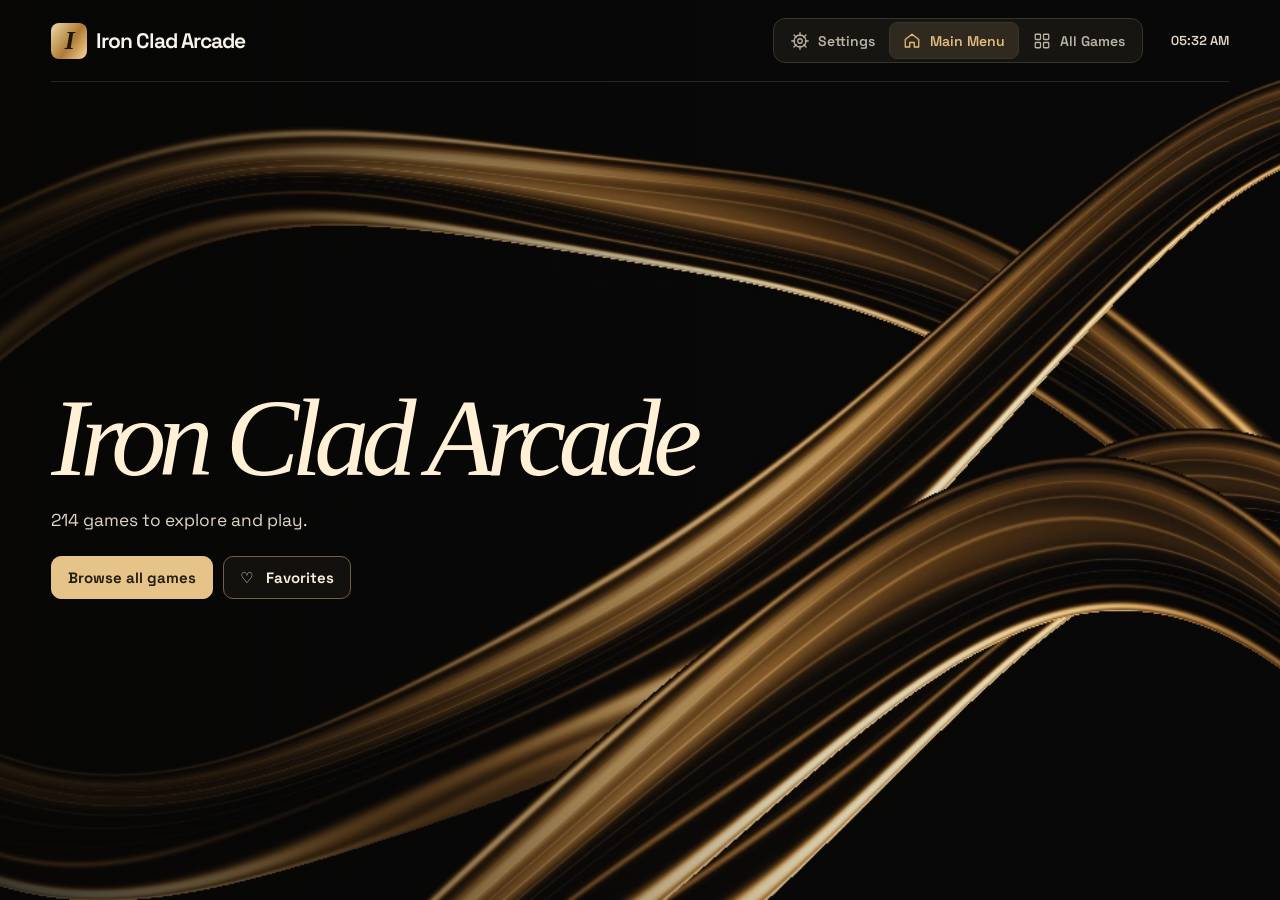
<file: index.html>
<!doctype html><html lang="en"><head><meta charset="utf-8"><meta name="viewport" content="width=device-width,initial-scale=1"><meta name="theme-color" content="#0b0a09"><title>Iron Clad Arcade</title><link rel="stylesheet" href="style.css?v=381755b9"></head><body data-view="home">
<header><a class="identity" href="./"><i aria-hidden="true">I</i><span>Iron Clad Arcade</span></a><nav aria-label="Main navigation"><button data-page="settings"><svg viewBox="0 0 24 24" aria-hidden="true"><circle cx="12" cy="12" r="8"/><circle cx="12" cy="12" r="3"/><path d="M12 1v4m0 14v4M1 12h4m14 0h4M4 4l3 3m10 10 3 3M4 20l3-3M17 7l3-3"/></svg>Settings</button><button data-page="home"><svg viewBox="0 0 24 24" aria-hidden="true"><path d="m3 10 9-7 9 7v10h-6v-6H9v6H3z"/></svg>Main Menu</button><button data-page="all"><svg viewBox="0 0 24 24" aria-hidden="true"><rect x="3" y="3" width="7" height="7" rx="1"/><rect x="14" y="3" width="7" height="7" rx="1"/><rect x="3" y="14" width="7" height="7" rx="1"/><rect x="14" y="14" width="7" height="7" rx="1"/></svg>All Games</button></nav><time id="clock"></time></header>
<main><section id="home"><div class="intro"><h1>Iron Clad Arcade</h1><p id="summary"></p><div class="heroActions"><button data-page="all">Browse all games</button><button data-page="saved">♡ &nbsp; Favorites</button></div></div>
</section>
<section id="catalog" hidden><h1 id="heading">All Games</h1><div class="toolbar"><input id="query" type="search" aria-label="Search games" placeholder="Search games…"><select id="genre" aria-label="Filter by genre"><option>All genres</option><option>Arcade</option><option>Puzzle</option></select><button data-page="saved">♡ Favorites</button></div><p id="matches" aria-live="polite"></p><div id="grid"></div></section>
<section id="settings" hidden><h1>Settings</h1><label>Show local clock<input id="showClock" type="checkbox"></label><label>24-hour time<input id="hours" type="checkbox"></label></section></main><dialog id="player"><div class="dialoghead"><div><b id="title"></b><small id="control"></small></div><a id="openGame" target="_blank" rel="noopener">Open in new tab</a><button class="close" aria-label="Close game">✕</button></div><iframe title="Game" id="frame" allow="autoplay; fullscreen"></iframe></dialog><script src="catalog.js"></script><script src="app.js?v=080da69d"></script></body></html>
</file>
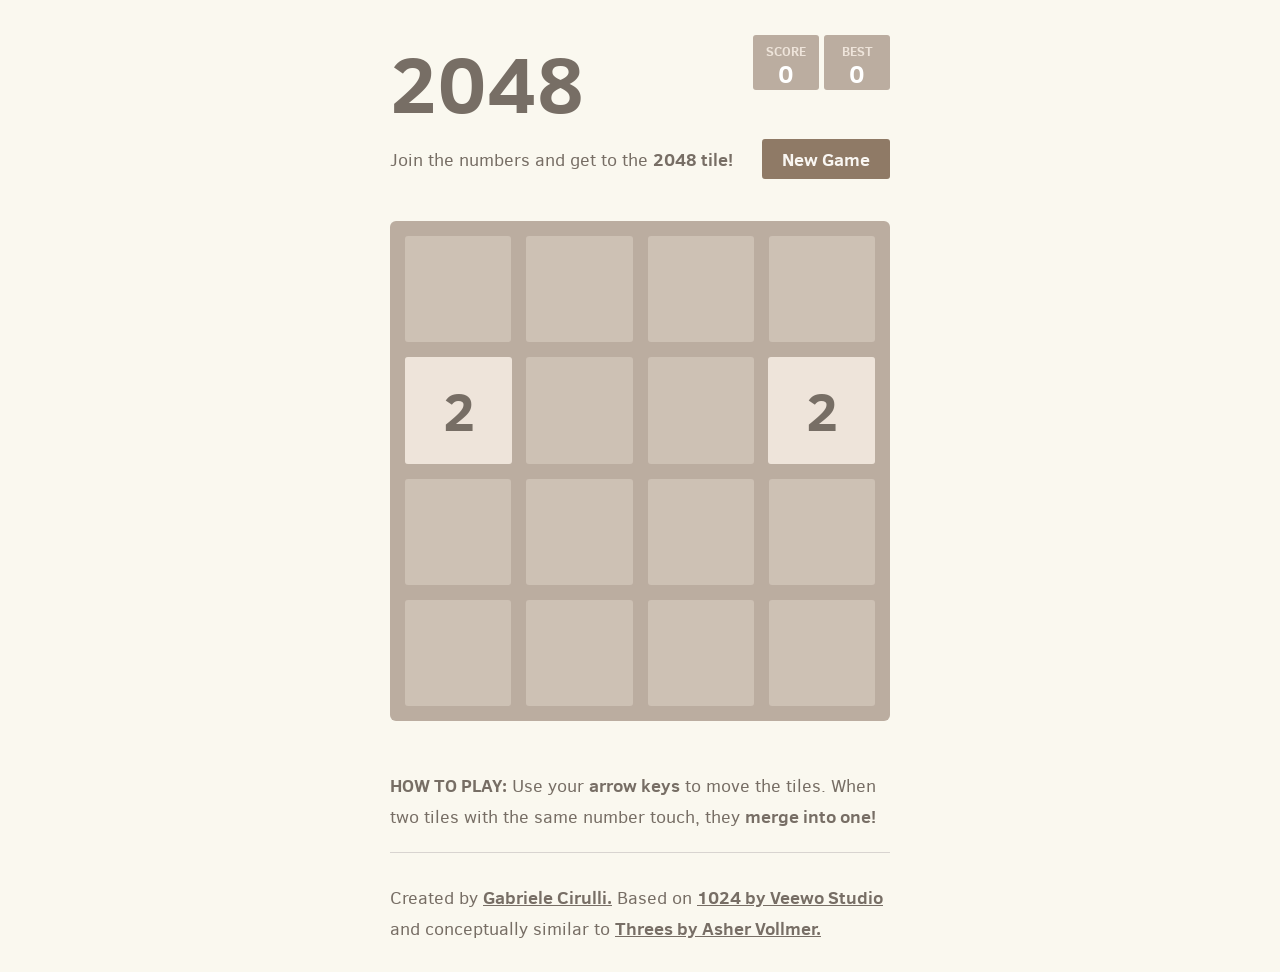
<file: games/2048/index.html>
<!DOCTYPE html>
<html>
<head>
  <meta charset="utf-8">
  <title>2048</title>

  <link href="style/main.css" rel="stylesheet" type="text/css">
  <link rel="shortcut icon" href="favicon.ico">
  <link rel="apple-touch-icon" href="meta/apple-touch-icon.png">
  <link rel="apple-touch-startup-image" href="meta/apple-touch-startup-image-640x1096.png" media="(device-width: 320px) and (device-height: 568px) and (-webkit-device-pixel-ratio: 2)"> <!-- iPhone 5+ -->
  <link rel="apple-touch-startup-image" href="meta/apple-touch-startup-image-640x920.png"  media="(device-width: 320px) and (device-height: 480px) and (-webkit-device-pixel-ratio: 2)"> <!-- iPhone, retina -->
  <meta name="apple-mobile-web-app-capable" content="yes">
  <meta name="apple-mobile-web-app-status-bar-style" content="black">

  <meta name="HandheldFriendly" content="True">
  <meta name="MobileOptimized" content="320">
  <meta name="viewport" content="width=device-width, target-densitydpi=160dpi, initial-scale=1.0, maximum-scale=1, user-scalable=no, minimal-ui">
<style>body{margin:clamp(12px,3vh,35px) 0}</style></head>
<body>
  <div class="container">
    <div class="heading">
      <h1 class="title">2048</h1>
      <div class="scores-container">
        <div class="score-container">0</div>
        <div class="best-container">0</div>
      </div>
    </div>

    <div class="above-game">
      <p class="game-intro">Join the numbers and get to the <strong>2048 tile!</strong></p>
      <a class="restart-button">New Game</a>
    </div>

    <div class="game-container">
      <div class="game-message">
        <p></p>
        <div class="lower">
	        <a class="keep-playing-button">Keep going</a>
          <a class="retry-button">Try again</a>
        </div>
      </div>

      <div class="grid-container">
        <div class="grid-row">
          <div class="grid-cell"></div>
          <div class="grid-cell"></div>
          <div class="grid-cell"></div>
          <div class="grid-cell"></div>
        </div>
        <div class="grid-row">
          <div class="grid-cell"></div>
          <div class="grid-cell"></div>
          <div class="grid-cell"></div>
          <div class="grid-cell"></div>
        </div>
        <div class="grid-row">
          <div class="grid-cell"></div>
          <div class="grid-cell"></div>
          <div class="grid-cell"></div>
          <div class="grid-cell"></div>
        </div>
        <div class="grid-row">
          <div class="grid-cell"></div>
          <div class="grid-cell"></div>
          <div class="grid-cell"></div>
          <div class="grid-cell"></div>
        </div>
      </div>

      <div class="tile-container">

      </div>
    </div>

    <p class="game-explanation">
      <strong class="important">How to play:</strong> Use your <strong>arrow keys</strong> to move the tiles. When two tiles with the same number touch, they <strong>merge into one!</strong>
    </p>
    <hr>

    <p>
    Created by <a href="http://gabrielecirulli.com" target="_blank">Gabriele Cirulli.</a> Based on <a href="https://itunes.apple.com/us/app/1024!/id823499224" target="_blank">1024 by Veewo Studio</a> and conceptually similar to <a href="http://asherv.com/threes/" target="_blank">Threes by Asher Vollmer.</a>
    </p>
  </div>

  <script src="js/bind_polyfill.js"></script>
  <script src="js/classlist_polyfill.js"></script>
  <script src="js/animframe_polyfill.js"></script>
  <script src="js/keyboard_input_manager.js"></script>
  <script src="js/html_actuator.js"></script>
  <script src="js/grid.js"></script>
  <script src="js/tile.js"></script>
  <script src="js/local_storage_manager.js"></script>
  <script src="js/game_manager.js"></script>
  <script src="js/application.js"></script>
</body>
</html>
</file>
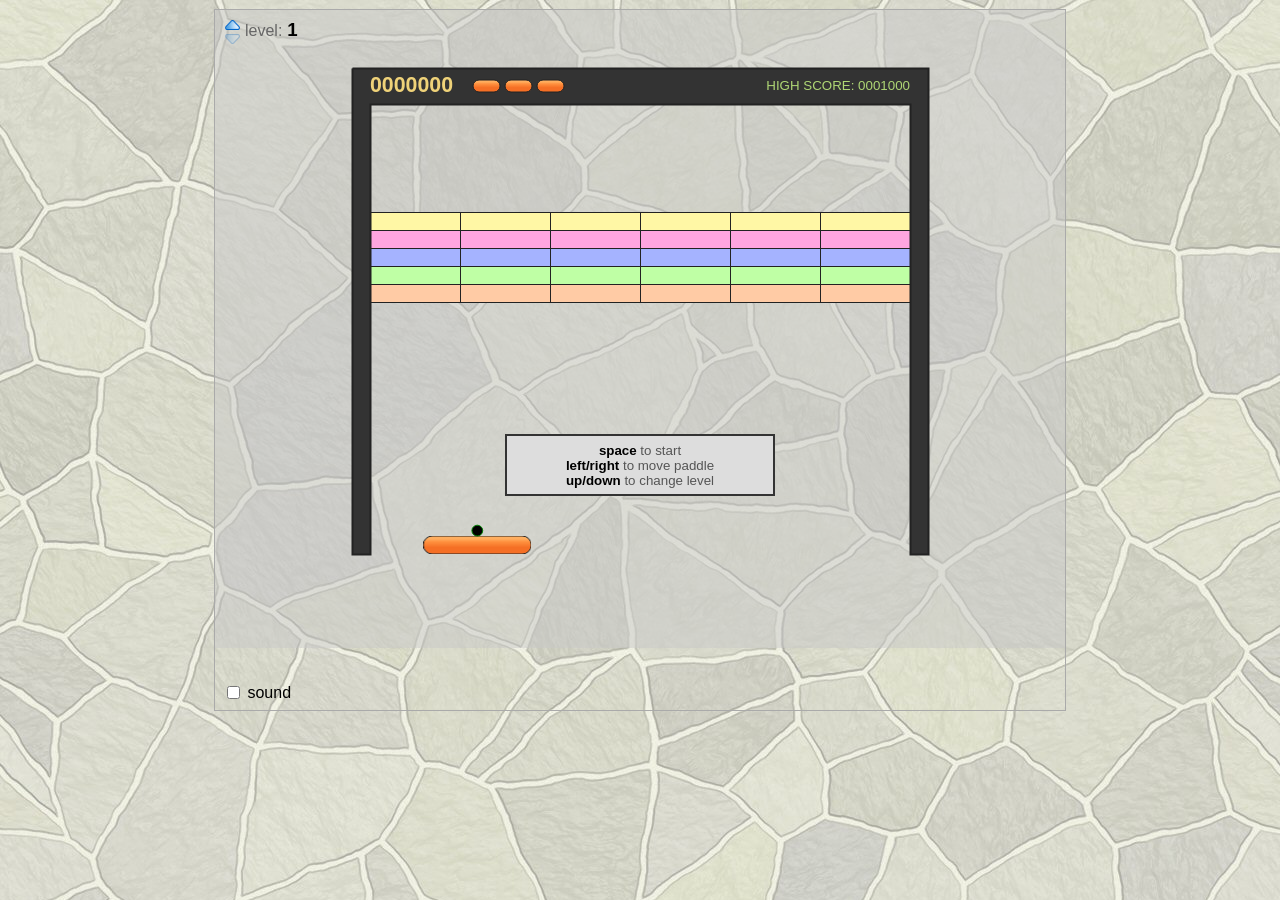
<file: games/breakout/index.html>
<!DOCTYPE html> 
<html>
<head>
  <title>Javascript Breakout</title>
  <meta http-equiv="Content-Type" content="text/html; charset=utf-8"/>
  <meta name="viewport" content="width=device-width, initial-scale=1"/>
  <link href="breakout.css" media="screen, print" rel="stylesheet" type="text/css" /> 
</head> 
 
<body> 


  <div id="breakout">
    <canvas id="canvas">
      <div class='unsupported'>
        Sorry, this example cannot be run because your browser does not support the &lt;canvas&gt; element
      </div>
    </canvas>
    <div id="levels">
      <img id="next" class="disabled" src="images/up.png"   title="next level">
      <img id="prev" class="disabled" src="images/down.png" title="previous level">
      <span id="label">level:</span><span id="level"></span>
    </div>
    <div id="controls">
      <input id='sound' type='checkbox' />
      <label for='sound'>sound</label>
    </div>
    <div id="instructions" style='display:none;'>
      <div class='keyboard'>
        <b>space</b> to start<br>
        <b>left/right</b> to move paddle<br>
        <b>up/down</b> to change level
      </div>
      <div class='touch'>
        <b>touch here</b> to start<br>
        <b>drag</b> paddle to move<br>
      </div>
    </div>
  </div>

  <script src="game.js"></script>
  <script src="breakout.js"></script>
  <script src="levels.js"></script>
  <script>
  Game.ready(function() {
    var game = Game.start('canvas', Breakout);
  });
  </script>

</body> 
</html>
</file>
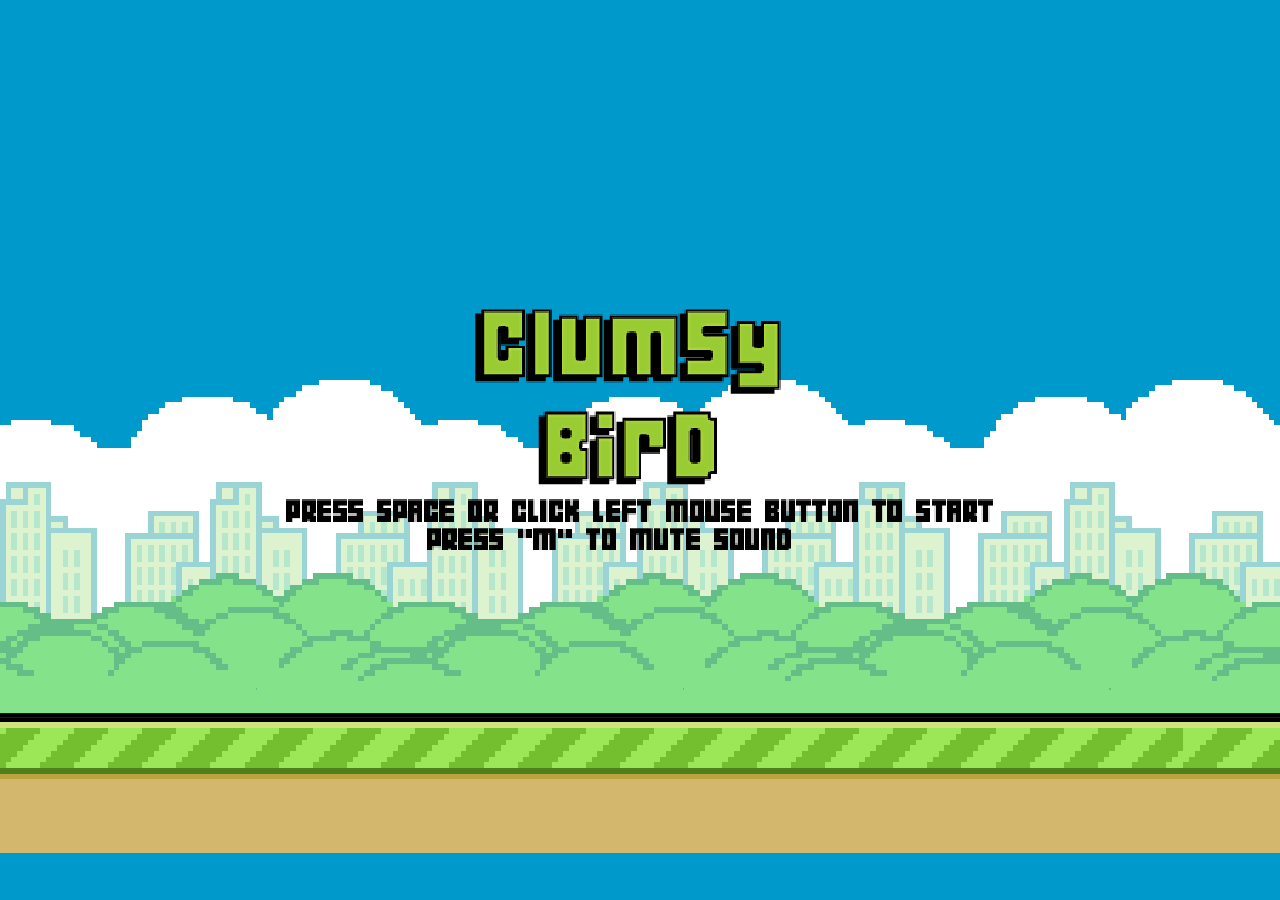
<file: games/clumsy/index.html>
<!DOCTYPE HTML>
<html lang="en">
    <head>
        <title>Clumsy Bird</title>
        <link rel="apple-touch-icon-precomposed" href="data/img/touch-icon-iphone.png"/>
        <link rel="apple-touch-icon-precomposed" sizes="120x120" href="data/img/touch-icon-iphone-retina.png"/>
        <link rel="shortcut icon" href="data/img/favicon.ico">
        <link rel="stylesheet" type="text/css" media="screen" href="index.css">
        <meta id="viewport" name="viewport" content="width=device-width, initial-scale=1, maximum-scale=1, user-scalable=no">
        <meta name="apple-mobile-web-app-capable" content="yes">
        <meta name="apple-mobile-web-app-status-bar-style" content="black">
        <meta name="apple-mobile-web-app-title" content="Clumsy Bird">
        <meta charset="UTF-8" />
        <meta name="description" content="Clumsy Bird - A Flappy Bird clone using MelonJS"/>
        <meta name="keywords" content="flappybird, flappy, bird, game, html5, melonjs,clone"/>
        <meta name="robots" content="index, follow">
        <meta name="google-site-verification" content="RDZI9SqVaffd48uHfZMv67-YdvviOMe2HuULEYqVgd4" />
        <meta property="og:image" content="http://ellisonleao.github.io/clumsy-bird/data/img/bg.png" />
        <meta property="og:title" content="Clumsy Bird - A Flappy Bird clone using MelonJS"/>
        <meta property="og:url" content="http://ellisonleao.github.io/clumsy-bird/"/>
        <meta property="og:site_name" content="Clumsy Bird - MelonJS"/>

        <!-- Twitter Card -->
        <meta name="twitter:hashtag" content="clumsybird" />
        <meta name="twitter:card" content="summary" />
        <meta name="twitter:site" content="@ellisonleao" />
        <meta name="twitter:creator" content="@ellisonleao" />
        <meta name="twitter:title" content="Clumsy Bird" />
        <meta name="twitter:description" content="A Flappy Bird melonJS clone" />

        <!-- Humans -->
        <link rel="author" href="humans.txt" />
    </head>

    <body>
        <!-- Canvas placeholder -->
        <div id="screen"></div>

        <!-- melonJS Library -->
        <script type="text/javascript" src="js/melonJS-min.js" ></script>
        <script src="js/game.js"></script>
<script src="js/entities/entities.js"></script>
<script src="js/entities/HUD.js"></script>
<script src="js/screens/title.js"></script>
<script src="js/screens/play.js"></script>
<script src="js/screens/gameover.js"></script>
        <script type="text/javascript">
            window.onReady(function onReady() {
                game.onload();
            });
        </script>

    </body>
</html>
</file>
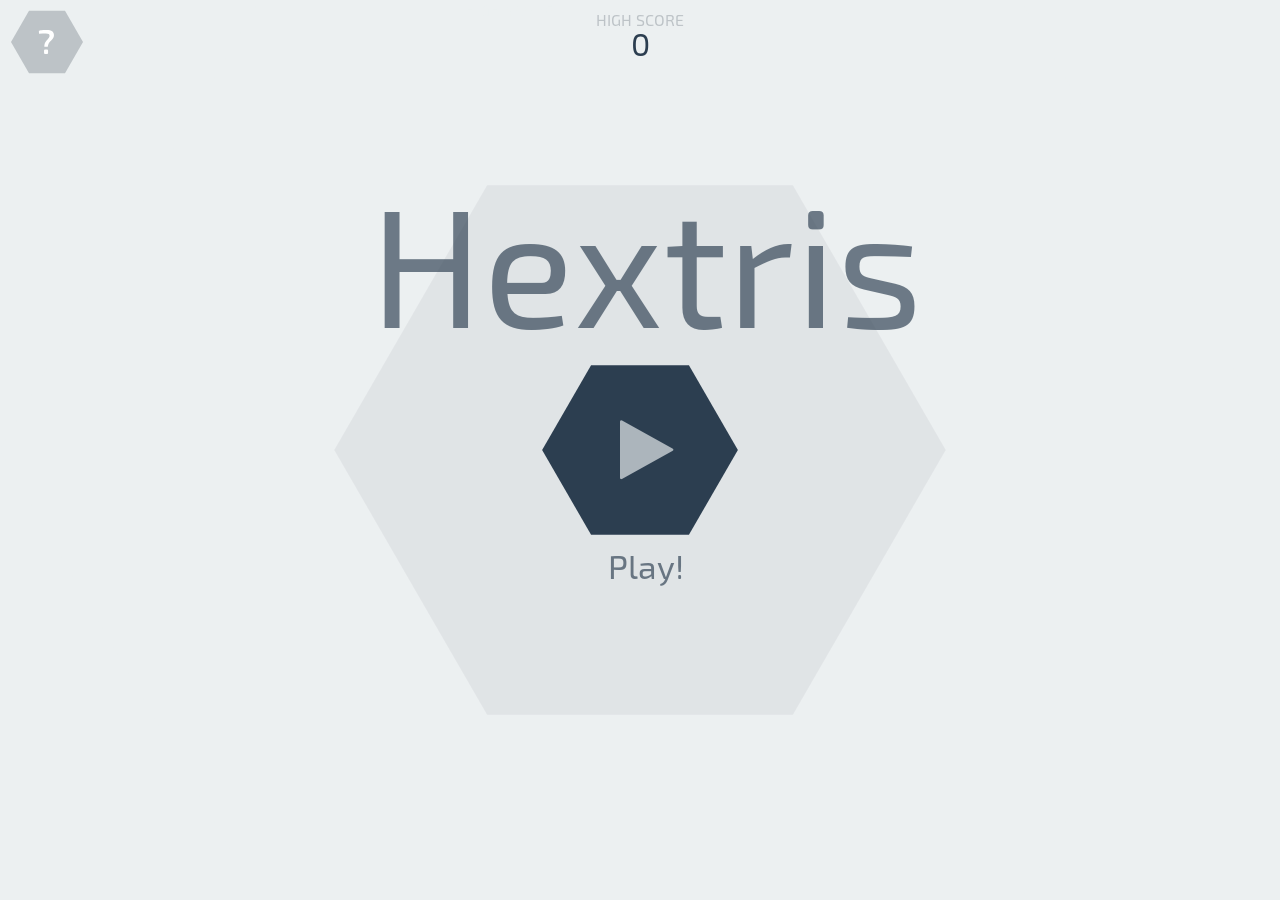
<file: games/hextris/index.html>
<!DOCTYPE html>
<html lang='en'>
	<head>
		<title>Hextris</title>
		<meta name="apple-itunes-app" content="app-id=903769553"/>
		<meta name="viewport" content="width=device-width, initial-scale=1, maximum-scale=1, user-scalable=0, minimal-ui"/>
		<meta property="og:url" content="http://hextris.github.io/hextris/"/>
		<meta property="og:site_name" content="Hextris"/>
		<meta property="og:title" content="Hextris"/>
		<meta property="og:description" content="An addictive puzzle game inspired by Tetris."/>
		<meta property="og:type" content="website"/>
		<meta property="og:author" content="https://www.facebook.com/hextris"/>
		<meta property="og:image" content="http://hextris.github.io/hextris/images/facebook-opengraph.png"/>
		<meta property="og:image:width" content="1200"/>
		<meta property="og:image:height" content="630"/>
		<meta property="twitter:card" content="summary"/>
		<meta property="twitter:site" content="@hextris"/>
		<meta property="twitter:site:id" content="2742209678"/>
		<meta property="twitter:creator" content="@hextris"/>
		<meta property="twitter:creator:id" content="2742209678"/>
		<meta property="twitter:domain" content="http://hextris.github.io"/>
		<meta property="twitter:title" content="Hextris"/>
		<meta property="twitter:description" content="An addictive puzzle game inspired by Tetris."/>
		<meta property="twitter:image:src" content="http://hextris.github.io/hextris/images/twitter-opengraph.png"/>
		<meta property="twitter:image:width" content="512"/>
		<meta property="twitter:image:height" content="512"/>
		<meta property="twitter:app:id:iphone" content="id903769553">
		<meta property="twitter:app:id:ipad" content="id903769553">
		<meta property="twitter:app:id:googleplay" content="com.hextris.hextris">
		<meta property="twitter:app:country" content="us">
		<meta property="twitter:app:url:iphone" content="itunes.apple.com/us/app/id903769553?mt=8">
		<meta property="twitter:app:url:ipad" content="itunes.apple.com/us/app/id903769553?mt=8">
		<meta property="twitter:app:url:googleplay" content="https://play.google.com/store/apps/details?id=com.hextris.hextris">
		<link rel="icon" type="image/png" href="favicon.ico">

		<link rel="stylesheet" href="style/fa/css/font-awesome.min.css">
		<link rel="stylesheet" type="text/css" href="style/style.css">
		<script type='text/javascript' src="vendor/hammer.min.js"></script>
		<script type='text/javascript' src="vendor/js.cookie.js"></script>
		<script type='text/javascript' src="vendor/jsonfn.min.js"></script>
		<script type='text/javascript' src="vendor/keypress.min.js"></script>
		<script type='text/javascript' src="vendor/jquery.js"></script>
		<script type='text/javascript' src="js/save-state.js"></script>
		<script type='text/javascript' src="js/view.js"></script>
		<script type='text/javascript' src="js/wavegen.js"></script>
		<script type='text/javascript' src="js/math.js"></script>
		<script type='text/javascript' src="js/Block.js"></script>
		<script type='text/javascript' src="js/Hex.js"></script>
		<script type='text/javascript' src="js/Text.js"></script>
		<script type='text/javascript' src="js/comboTimer.js"></script>
		<script type='text/javascript' src="js/checking.js"></script>
		<script type='text/javascript' src='js/update.js'></script>
		<script type='text/javascript' src='js/render.js'></script>
		<script type='text/javascript' src="js/input.js"></script>
		<script type='text/javascript' src="js/main.js"></script>
		<script type='text/javascript' src="js/initialization.js"></script>

		<script src="vendor/sweet-alert.min.js"></script>
		<link rel="stylesheet" href="style/rrssb.css"/>
	<style>#socialShare,#buttonCont{display:none!important}</style></head>
	<body>
		<canvas id="canvas"></canvas>
		<div id="overlay" class="faded overlay"></div>
		<div id='startBtn' ></div>
		<div id="helpScreen" class='unselectable'>
			<div id='inst_main_body'></div>
		</div>
		<img id="openSideBar" class='helpText' src="./images/btn_help.svg"/>
		<div class="faded overlay"></div>
		<img id="pauseBtn" src="./images/btn_pause.svg"/>
		<img id='restartBtn' src="./images/btn_restart.svg"/>
		<div id='HIGHSCORE'>HIGH SCORE</div>
		
		<div id='highScoreInGameText'>
			<div id='highScoreInGameTextHeader'>HIGH SCORE</div><div id='currentHighScore'>10292</div>
		</div>
		<div id="gameoverscreen">
			<div id='container'>
				<div id='gameOverBox' class='GOTitle'>GAME OVER</div>
				<div id='cScore'>1843</div>
				<div id='highScoresTitle' class='GOTitle'>HIGH SCORES</div>
				<div class='score'><span class='scoreNum'>1.</span> <div id="1place" style="display:inline;">0</div></div>
				<div class='score'><span class='scoreNum'>2.</span> <div id="2place" style="display:inline;">0</div></div>
				<div class='score'><span class='scoreNum'>3.</span> <div id="3place" style="display:inline;">0</div></div>
			</div>
			<div id='bottomContainer'>
				<img id='restart' src='./images/btn_restart.svg' height='57px'>
				<div id='socialShare'>
					<?xml version="1.0" encoding="UTF-8" standalone="no"?>
					<svg width="224.6377px" height="57px"  viewBox="0 0 255 65" version="1.1" xmlns="http://www.w3.org/2000/svg" xmlns:xlink="http://www.w3.org/1999/xlink">
						<title>Share button</title>
						<defs>
						</defs>
						<g id="Page-1" stroke="none" stroke-width="1" fill="none" fill-rule="evenodd" sketch:type="MSPage">
							<g id="Game-over-" sketch:type="MSArtboardGroup" transform="translate(-95.000000, -565.000000)">
								<g id="Share-button" sketch:type="MSLayerGroup" transform="translate(95.000000, 565.000000)">
								<a style="cursor:pointer;"class="popup" onclick="window.open('https://twitter.com/intent/tweet?text=Can you beat my score of '+ score +' points at&button_hashtag=hextris ? http://hextris.github.io/hextris @hextris','name','width=600,height=400')" ><polygon  id="Score-hex-2" fill="#3498DB" sketch:type="MSShapeGroup" transform="translate(127.661316, 32.500000) rotate(-90.000000) translate(-127.661316, -32.500000) " points="127.661316 -94.814636 160.137269 -76.064636 160.137269 141.064636 127.661317 159.814636 95.185364 141.064636 95.1853635 -76.064636 "></polygon></a>
									<text style="cursor:pointer;"class="popup" onclick="window.open('https://twitter.com/intent/tweet?text=Can you beat my score of '+ score +' points at&button_hashtag=hextris ? http://hextris.github.io/hextris @hextris','name','width=600,height=400')" id="SHARE-MY-SCORE!" sketch:type="MSTextLayer" font-family="Exo" font-size="16" font-weight="420" fill="#FFFFFF">
										<tspan x="67" y="39">SHARE MY SCORE!</tspan>
									</text>
								</g>
							</g>
						</g>
					</svg>
				</div>
				<div id='buttonCont'>
					<ul class="rrssb-buttons">
						<li class="rrssb-facebook">
							<a href='http://www.facebook.com/sharer.php?s=100
								&p[url]=hextris.io' class="popup">
								<span class="rrssb-icon">
									<svg xmlns="http://www.w3.org/2000/svg" preserveAspectRatio="xMidYMid" width="29" height="29" viewBox="0 0 29 29">
										<path d="M26.4 0H2.6C1.714 0 0 1.715 0 2.6v23.8c0 .884 1.715 2.6 2.6 2.6h12.393V17.988h-3.996v-3.98h3.997v-3.062c0-3.746 2.835-5.97 6.177-5.97 1.6 0 2.444.173 2.845.226v3.792H21.18c-1.817 0-2.156.9-2.156 2.168v2.847h5.045l-.66 3.978h-4.386V29H26.4c.884 0 2.6-1.716 2.6-2.6V2.6c0-.885-1.716-2.6-2.6-2.6z"
										class="cls-2" fill-rule="evenodd"/>
									</svg>
								</span>
								<span class="rrssb-text">facebook</span>
							</a>
						</li>
						<li class="rrssb-twitter">
							<a href="http://twitter.com/home?status=Play Hextris! - http://hextris.github.io/ #hextris"
							class="popup">
								<span class="rrssb-icon">
									<svg xmlns="http://www.w3.org/2000/svg" width="28" height="28" viewBox="0 0 28 28">
										<path d="M24.253 8.756C24.69 17.08 18.297 24.182 9.97 24.62c-3.122.162-6.22-.646-8.86-2.32 2.702.18 5.375-.648 7.507-2.32-2.072-.248-3.818-1.662-4.49-3.64.802.13 1.62.077 2.4-.154-2.482-.466-4.312-2.586-4.412-5.11.688.276 1.426.408 2.168.387-2.135-1.65-2.73-4.62-1.394-6.965C5.574 7.816 9.54 9.84 13.802 10.07c-.842-2.738.694-5.64 3.434-6.48 2.018-.624 4.212.043 5.546 1.682 1.186-.213 2.318-.662 3.33-1.317-.386 1.256-1.248 2.312-2.4 2.942 1.048-.106 2.07-.394 3.02-.85-.458 1.182-1.343 2.15-2.48 2.71z"
										/>
									</svg>
								</span>
								<span class="rrssb-text">twitter</span>
							</a>
						</li>
				</ul>
					<div id='badges'>
						<a href="https://play.google.com/store/apps/details?id=com.hextris.hextris" ><img id='androidBadge' src='images/android.png'/></a>
						<a href ="https://itunes.apple.com/us/app/hextris/id903769553?mt=8"><img id='iOSBadge'  src='images/appstore.svg'/></a>
					</div>
				</div>
			</div>
		</div>
			<script type="text/javascript">
				(function addRussianSocialShare(){
					var lang=navigator.language || navigator.userLanguage;
					if (lang.substr(0, 2) == 'ru') {
						$('.rrssb-facebook').remove();
						var n=$.parseHTML('<li class="rrssb-vk"><a href="http://vk.com/share.php?url=http://kurtnoble.com/labs/rrssb/index.html" class="popup"><span class="rrssb-icon"><svg xmlns="http://www.w3.org/2000/svg" width="28" height="28" viewBox="70 70 378.7 378.7"><path d="M254.998 363.106h21.217s6.408-.706 9.684-4.23c3.01-3.24 2.914-9.32 2.914-9.32s-.415-28.47 12.796-32.663c13.03-4.133 29.755 27.515 47.482 39.685 13.407 9.206 23.594 7.19 23.594 7.19l47.407-.662s24.797-1.53 13.038-21.027c-.96-1.594-6.85-14.424-35.247-40.784-29.728-27.59-25.743-23.126 10.063-70.85 21.807-29.063 30.523-46.806 27.8-54.405-2.596-7.24-18.636-5.326-18.636-5.326l-53.375.33s-3.96-.54-6.892 1.216c-2.87 1.716-4.71 5.726-4.71 5.726s-8.452 22.49-19.714 41.618c-23.77 40.357-33.274 42.494-37.16 39.984-9.037-5.842-6.78-23.462-6.78-35.983 0-39.112 5.934-55.42-11.55-59.64-5.802-1.4-10.076-2.327-24.915-2.48-19.046-.192-35.162.06-44.29 4.53-6.072 2.975-10.757 9.6-7.902 9.98 3.528.47 11.516 2.158 15.75 7.92 5.472 7.444 5.28 24.154 5.28 24.154s3.145 46.04-7.34 51.758c-7.193 3.922-17.063-4.085-38.253-40.7-10.855-18.755-19.054-39.49-19.054-39.49s-1.578-3.873-4.398-5.947c-3.42-2.51-8.2-3.307-8.2-3.307l-50.722.33s-7.612.213-10.41 3.525c-2.488 2.947-.198 9.036-.198 9.036s39.707 92.902 84.672 139.72c41.234 42.93 88.048 40.112 88.048 40.112"/></svg></span><span class="rrssb-text">vk.com</span></a></li>');
						$('.rrssb-buttons').prepend(n);
					}})()
			</script>
		<script type="text/javascript" src='vendor/rrssb.min.js'></script>
	</body>
</html>
</file>
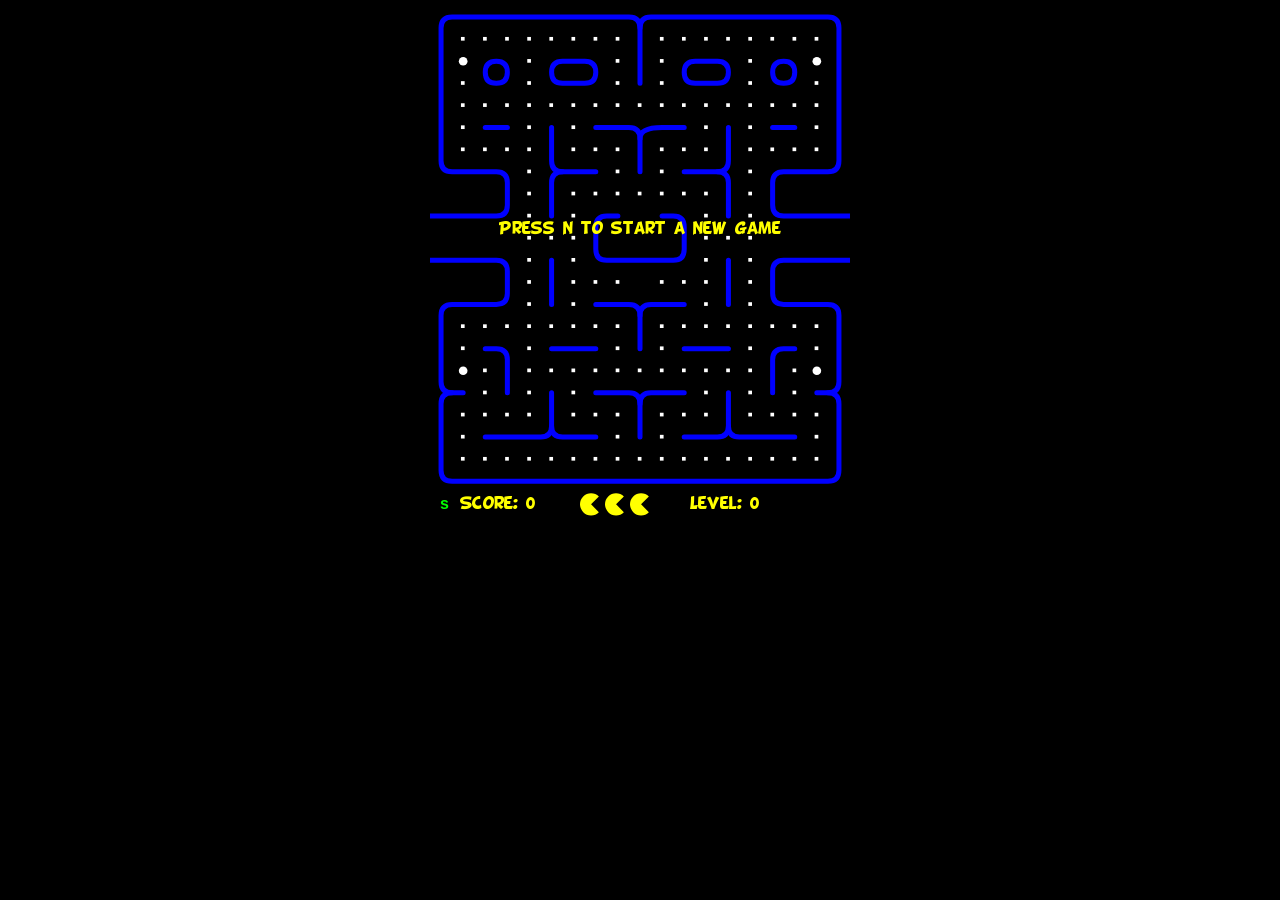
<file: games/pacman/index.html>
<!DOCTYPE html>
<html>
  <head>
    <meta charset="utf-8" />
    <title>HTML5 Pacman</title>
    
    <style type="text/css">
      @font-face {
	    font-family: 'BDCartoonShoutRegular';
        src: url('BD_Cartoon_Shout-webfont.ttf') format('truetype');
	    font-weight: normal;
	    font-style: normal;
      }
      #pacman {
        height:450px;
        width:342px;
        margin:20px auto;
      }
      #shim { 
        font-family: BDCartoonShoutRegular; 
        position:absolute;
        visibility:hidden
      }
      h1 { font-family: BDCartoonShoutRegular; text-align:center; }
      body { width:342px; margin:0px auto; font-family:sans-serif; }
      a { text-decoration:none; }
    </style>

<style>.pad{display:none;gap:.35rem;justify-content:center;flex-wrap:wrap;margin:.4rem auto}.pad button{min-width:44px;min-height:44px;border:0;border-radius:6px;background:#393947;color:white;font:600 16px system-ui;touch-action:manipulation}@media(pointer:coarse){.pad{display:flex}}</style><meta name="viewport" content="width=device-width,initial-scale=1"><style>body{background:#000;color:white;width:100%;text-align:center}#pacman{width:min(94vw,65vh,420px);height:auto;margin:6px auto}</style></head>

<body>
  
  <div id="shim">shim for font face</div>

  <div id="pacman"></div>
  <script src="pacman.js"></script>
  <script src="modernizr-1.5.min.js"></script>

  <script>

    var el = document.getElementById("pacman");

    if (Modernizr.canvas && Modernizr.localstorage && 
        Modernizr.audio && (Modernizr.audio.ogg || Modernizr.audio.mp3)) {
      window.setTimeout(function () { PACMAN.init(el, "./"); }, 0);
    } else { 
      el.innerHTML = "Sorry, needs a decent browser<br /><small>" + 
        "(firefox 3.6+, Chrome 4+, Opera 10+ and Safari 4+)</small>";
    }
  </script>

<nav class="pad" aria-label="Touch controls"><button aria-label="Start game" data-key="78">Start</button><button aria-label="Move left" data-key="37">◀</button><button aria-label="Move up" data-key="38">▲</button><button aria-label="Move down" data-key="40">▼</button><button aria-label="Move right" data-key="39">▶</button></nav><script>document.querySelectorAll(".pad button").forEach(function(button){button.addEventListener("click",function(){document.dispatchEvent(new KeyboardEvent("keydown",{bubbles:true,cancelable:true,keyCode:Number(button.dataset.key),which:Number(button.dataset.key)}));});});</script></body>
</html>
</file>
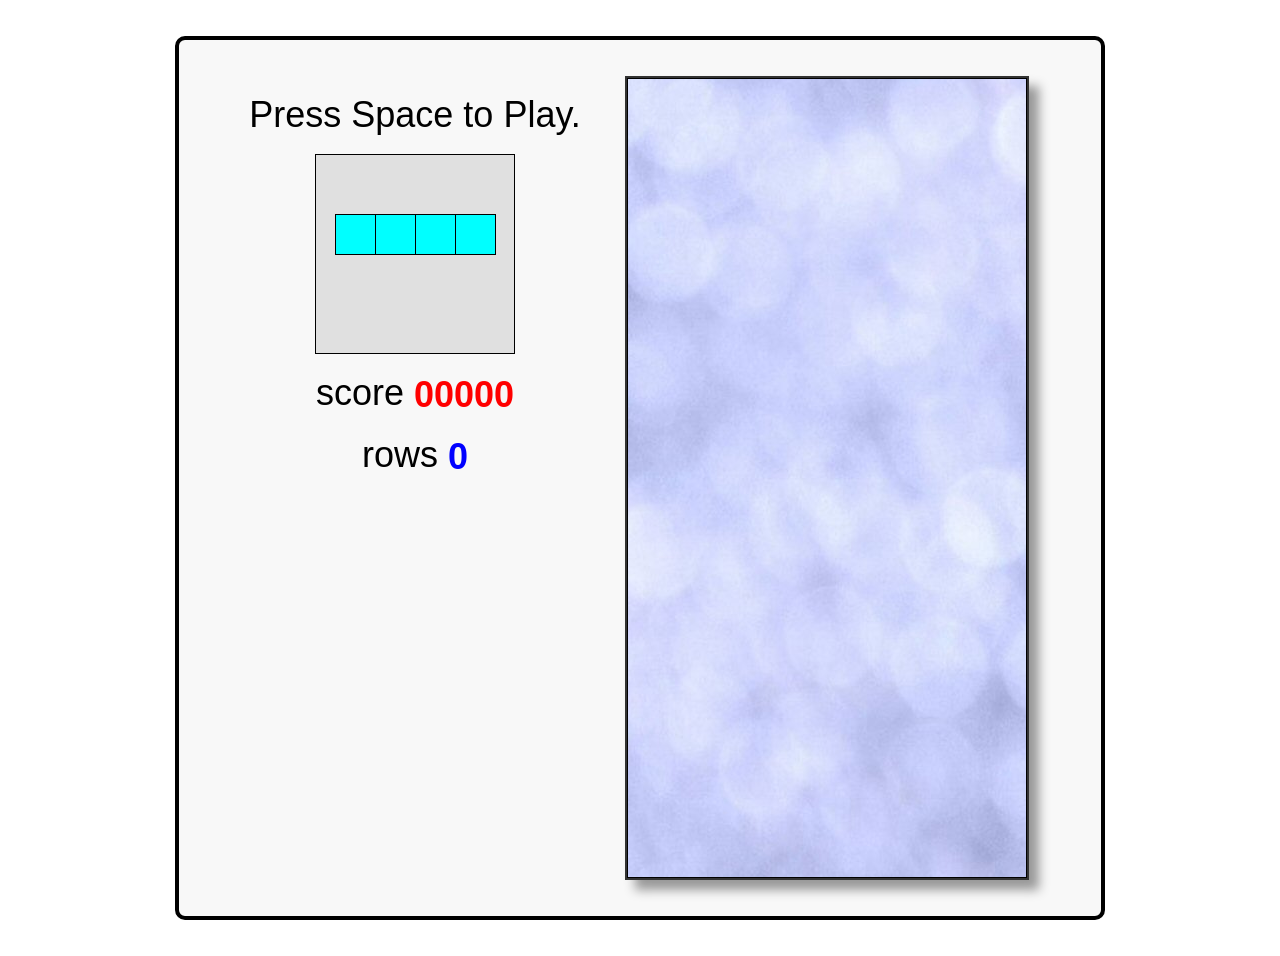
<file: games/tetris/index.html>
<!DOCTYPE html>
<html>
<head>
  <title>Javascript Tetris</title>
  <style>
    body      { font-family: Helvetica, sans-serif; }
    #tetris   { margin: 1em auto; padding: 1em; border: 4px solid black; border-radius: 10px; background-color: #F8F8F8; }
    #stats    { display: inline-block; vertical-align: top; }
    #canvas   { display: inline-block; vertical-align: top; background: url(texture.jpg); box-shadow: 10px 10px 10px #999; border: 2px solid #333; }
    #menu     { display: inline-block; vertical-align: top; position: relative; }
    #menu p   { margin: 0.5em 0; text-align: center; }
    #menu p a { text-decoration: none; color: black; }
    #upcoming { display: block; margin: 0 auto; background-color: #E0E0E0; }
    #score    { color: red; font-weight: bold; vertical-align: middle; }
    #rows     { color: blue; font-weight: bold; vertical-align: middle; }
    #stats    { position: absolute; bottom: 0em; right: 1em; }
    @media screen and (min-width:   0px) and (min-height:   0px)  { #tetris { font-size: 0.75em; width: 250px; } #menu { width: 100px; height: 200px; } #upcoming { width:  50px; height:  50px; } #canvas { width: 100px; height: 200px; } } /* 10px chunks */
    @media screen and (min-width: 400px) and (min-height: 400px)  { #tetris { font-size: 1.00em; width: 350px; } #menu { width: 150px; height: 300px; } #upcoming { width:  75px; height:  75px; } #canvas { width: 150px; height: 300px; } } /* 15px chunks */
    @media screen and (min-width: 500px) and (min-height: 500px)  { #tetris { font-size: 1.25em; width: 450px; } #menu { width: 200px; height: 400px; } #upcoming { width: 100px; height: 100px; } #canvas { width: 200px; height: 400px; } } /* 20px chunks */
    @media screen and (min-width: 600px) and (min-height: 600px)  { #tetris { font-size: 1.50em; width: 550px; } #menu { width: 250px; height: 500px; } #upcoming { width: 125px; height: 125px; } #canvas { width: 250px; height: 500px; } } /* 25px chunks */
    @media screen and (min-width: 700px) and (min-height: 700px)  { #tetris { font-size: 1.75em; width: 650px; } #menu { width: 300px; height: 600px; } #upcoming { width: 150px; height: 150px; } #canvas { width: 300px; height: 600px; } } /* 30px chunks */
    @media screen and (min-width: 800px) and (min-height: 800px)  { #tetris { font-size: 2.00em; width: 750px; } #menu { width: 350px; height: 700px; } #upcoming { width: 175px; height: 175px; } #canvas { width: 350px; height: 700px; } } /* 35px chunks */
    @media screen and (min-width: 900px) and (min-height: 900px)  { #tetris { font-size: 2.25em; width: 850px; } #menu { width: 400px; height: 800px; } #upcoming { width: 200px; height: 200px; } #canvas { width: 400px; height: 800px; } } /* 40px chunks */
  </style>
<style>.pad{display:none;gap:.35rem;justify-content:center;flex-wrap:wrap;margin:.4rem auto}.pad button{min-width:44px;min-height:44px;border:0;border-radius:6px;background:#393947;color:white;font:600 16px system-ui;touch-action:manipulation}@media(pointer:coarse){.pad{display:flex}}</style><meta name="viewport" content="width=device-width,initial-scale=1"><style>#stats{display:none}</style></head>

<body>

  <div id="tetris">
    <div id="menu">
      <p id="start"><a href="javascript:play();">Press Space to Play.</a></p>
      <p><canvas id="upcoming"></canvas></p>
      <p>score <span id="score">00000</span></p>
      <p>rows <span id="rows">0</span></p>
    </div>
    <canvas id="canvas">
      Sorry, this example cannot be run because your browser does not support the &lt;canvas&gt; element
    </canvas>
  </div>

  <script src="stats.js"></script>
  <script>

    //-------------------------------------------------------------------------
    // base helper methods
    //-------------------------------------------------------------------------

    function get(id)        { return document.getElementById(id);  }
    function hide(id)       { get(id).style.visibility = 'hidden'; }
    function show(id)       { get(id).style.visibility = null;     }
    function html(id, html) { get(id).innerHTML = html;            }

    function timestamp()           { return new Date().getTime();                             }
    function random(min, max)      { return (min + (Math.random() * (max - min)));            }
    function randomChoice(choices) { return choices[Math.round(random(0, choices.length-1))]; }

    if (!window.requestAnimationFrame) { // http://paulirish.com/2011/requestanimationframe-for-smart-animating/
      window.requestAnimationFrame = window.webkitRequestAnimationFrame ||
                                     window.mozRequestAnimationFrame    ||
                                     window.oRequestAnimationFrame      ||
                                     window.msRequestAnimationFrame     ||
                                     function(callback, element) {
                                       window.setTimeout(callback, 1000 / 60);
                                     }
    }

    //-------------------------------------------------------------------------
    // game constants
    //-------------------------------------------------------------------------

    var KEY     = { ESC: 27, SPACE: 32, LEFT: 37, UP: 38, RIGHT: 39, DOWN: 40 },
        DIR     = { UP: 0, RIGHT: 1, DOWN: 2, LEFT: 3, MIN: 0, MAX: 3 },
        stats   = new Stats(),
        canvas  = get('canvas'),
        ctx     = canvas.getContext('2d'),
        ucanvas = get('upcoming'),
        uctx    = ucanvas.getContext('2d'),
        speed   = { start: 0.6, decrement: 0.005, min: 0.1 }, // how long before piece drops by 1 row (seconds)
        nx      = 10, // width of tetris court (in blocks)
        ny      = 20, // height of tetris court (in blocks)
        nu      = 5;  // width/height of upcoming preview (in blocks)

    //-------------------------------------------------------------------------
    // game variables (initialized during reset)
    //-------------------------------------------------------------------------

    var dx, dy,        // pixel size of a single tetris block
        blocks,        // 2 dimensional array (nx*ny) representing tetris court - either empty block or occupied by a 'piece'
        actions,       // queue of user actions (inputs)
        playing,       // true|false - game is in progress
        dt,            // time since starting this game
        current,       // the current piece
        next,          // the next piece
        score,         // the current score
        vscore,        // the currently displayed score (it catches up to score in small chunks - like a spinning slot machine)
        rows,          // number of completed rows in the current game
        step;          // how long before current piece drops by 1 row

    //-------------------------------------------------------------------------
    // tetris pieces
    //
    // blocks: each element represents a rotation of the piece (0, 90, 180, 270)
    //         each element is a 16 bit integer where the 16 bits represent
    //         a 4x4 set of blocks, e.g. j.blocks[0] = 0x44C0
    //
    //             0100 = 0x4 << 3 = 0x4000
    //             0100 = 0x4 << 2 = 0x0400
    //             1100 = 0xC << 1 = 0x00C0
    //             0000 = 0x0 << 0 = 0x0000
    //                               ------
    //                               0x44C0
    //
    //-------------------------------------------------------------------------

    var i = { size: 4, blocks: [0x0F00, 0x2222, 0x00F0, 0x4444], color: 'cyan'   };
    var j = { size: 3, blocks: [0x44C0, 0x8E00, 0x6440, 0x0E20], color: 'blue'   };
    var l = { size: 3, blocks: [0x4460, 0x0E80, 0xC440, 0x2E00], color: 'orange' };
    var o = { size: 2, blocks: [0xCC00, 0xCC00, 0xCC00, 0xCC00], color: 'yellow' };
    var s = { size: 3, blocks: [0x06C0, 0x8C40, 0x6C00, 0x4620], color: 'green'  };
    var t = { size: 3, blocks: [0x0E40, 0x4C40, 0x4E00, 0x4640], color: 'purple' };
    var z = { size: 3, blocks: [0x0C60, 0x4C80, 0xC600, 0x2640], color: 'red'    };

    //------------------------------------------------
    // do the bit manipulation and iterate through each
    // occupied block (x,y) for a given piece
    //------------------------------------------------
    function eachblock(type, x, y, dir, fn) {
      var bit, result, row = 0, col = 0, blocks = type.blocks[dir];
      for(bit = 0x8000 ; bit > 0 ; bit = bit >> 1) {
        if (blocks & bit) {
          fn(x + col, y + row);
        }
        if (++col === 4) {
          col = 0;
          ++row;
        }
      }
    }

    //-----------------------------------------------------
    // check if a piece can fit into a position in the grid
    //-----------------------------------------------------
    function occupied(type, x, y, dir) {
      var result = false
      eachblock(type, x, y, dir, function(x, y) {
        if ((x < 0) || (x >= nx) || (y < 0) || (y >= ny) || getBlock(x,y))
          result = true;
      });
      return result;
    }

    function unoccupied(type, x, y, dir) {
      return !occupied(type, x, y, dir);
    }

    //-----------------------------------------
    // start with 4 instances of each piece and
    // pick randomly until the 'bag is empty'
    //-----------------------------------------
    var pieces = [];
    function randomPiece() {
      if (pieces.length == 0)
        pieces = [i,i,i,i,j,j,j,j,l,l,l,l,o,o,o,o,s,s,s,s,t,t,t,t,z,z,z,z];
      var type = pieces.splice(random(0, pieces.length-1), 1)[0];
      return { type: type, dir: DIR.UP, x: Math.round(random(0, nx - type.size)), y: 0 };
    }


    //-------------------------------------------------------------------------
    // GAME LOOP
    //-------------------------------------------------------------------------

    function run() {

      showStats(); // initialize FPS counter
      addEvents(); // attach keydown and resize events

      var last = now = timestamp();
      function frame() {
        now = timestamp();
        update(Math.min(1, (now - last) / 1000.0)); // using requestAnimationFrame have to be able to handle large delta's caused when it 'hibernates' in a background or non-visible tab
        draw();
        stats.update();
        last = now;
        requestAnimationFrame(frame, canvas);
      }

      resize(); // setup all our sizing information
      reset();  // reset the per-game variables
      frame();  // start the first frame

    }

    function showStats() {
      stats.domElement.id = 'stats';
      get('menu').appendChild(stats.domElement);
    }

    function addEvents() {
      document.addEventListener('keydown', keydown, false);
      window.addEventListener('resize', resize, false);
    }

    function resize(event) {
      canvas.width   = canvas.clientWidth;  // set canvas logical size equal to its physical size
      canvas.height  = canvas.clientHeight; // (ditto)
      ucanvas.width  = ucanvas.clientWidth;
      ucanvas.height = ucanvas.clientHeight;
      dx = canvas.width  / nx; // pixel size of a single tetris block
      dy = canvas.height / ny; // (ditto)
      invalidate();
      invalidateNext();
    }

    function keydown(ev) {
      var handled = false;
      if (playing) {
        switch(ev.keyCode) {
          case KEY.LEFT:   actions.push(DIR.LEFT);  handled = true; break;
          case KEY.RIGHT:  actions.push(DIR.RIGHT); handled = true; break;
          case KEY.UP:     actions.push(DIR.UP);    handled = true; break;
          case KEY.DOWN:   actions.push(DIR.DOWN);  handled = true; break;
          case KEY.ESC:    lose();                  handled = true; break;
        }
      }
      else if (ev.keyCode == KEY.SPACE) {
        play();
        handled = true;
      }
      if (handled)
        ev.preventDefault(); // prevent arrow keys from scrolling the page (supported in IE9+ and all other browsers)
    }

    //-------------------------------------------------------------------------
    // GAME LOGIC
    //-------------------------------------------------------------------------

    function play() { hide('start'); reset();          playing = true;  }
    function lose() { show('start'); setVisualScore(); playing = false; }

    function setVisualScore(n)      { vscore = n || score; invalidateScore(); }
    function setScore(n)            { score = n; setVisualScore(n);  }
    function addScore(n)            { score = score + n;   }
    function clearScore()           { setScore(0); }
    function clearRows()            { setRows(0); }
    function setRows(n)             { rows = n; step = Math.max(speed.min, speed.start - (speed.decrement*rows)); invalidateRows(); }
    function addRows(n)             { setRows(rows + n); }
    function getBlock(x,y)          { return (blocks && blocks[x] ? blocks[x][y] : null); }
    function setBlock(x,y,type)     { blocks[x] = blocks[x] || []; blocks[x][y] = type; invalidate(); }
    function clearBlocks()          { blocks = []; invalidate(); }
    function clearActions()         { actions = []; }
    function setCurrentPiece(piece) { current = piece || randomPiece(); invalidate();     }
    function setNextPiece(piece)    { next    = piece || randomPiece(); invalidateNext(); }

    function reset() {
      dt = 0;
      clearActions();
      clearBlocks();
      clearRows();
      clearScore();
      setCurrentPiece(next);
      setNextPiece();
    }

    function update(idt) {
      if (playing) {
        if (vscore < score)
          setVisualScore(vscore + 1);
        handle(actions.shift());
        dt = dt + idt;
        if (dt > step) {
          dt = dt - step;
          drop();
        }
      }
    }

    function handle(action) {
      switch(action) {
        case DIR.LEFT:  move(DIR.LEFT);  break;
        case DIR.RIGHT: move(DIR.RIGHT); break;
        case DIR.UP:    rotate();        break;
        case DIR.DOWN:  drop();          break;
      }
    }

    function move(dir) {
      var x = current.x, y = current.y;
      switch(dir) {
        case DIR.RIGHT: x = x + 1; break;
        case DIR.LEFT:  x = x - 1; break;
        case DIR.DOWN:  y = y + 1; break;
      }
      if (unoccupied(current.type, x, y, current.dir)) {
        current.x = x;
        current.y = y;
        invalidate();
        return true;
      }
      else {
        return false;
      }
    }

    function rotate() {
      var newdir = (current.dir == DIR.MAX ? DIR.MIN : current.dir + 1);
      if (unoccupied(current.type, current.x, current.y, newdir)) {
        current.dir = newdir;
        invalidate();
      }
    }

    function drop() {
      if (!move(DIR.DOWN)) {
        addScore(10);
        dropPiece();
        removeLines();
        setCurrentPiece(next);
        setNextPiece(randomPiece());
        clearActions();
        if (occupied(current.type, current.x, current.y, current.dir)) {
          lose();
        }
      }
    }

    function dropPiece() {
      eachblock(current.type, current.x, current.y, current.dir, function(x, y) {
        setBlock(x, y, current.type);
      });
    }

    function removeLines() {
      var x, y, complete, n = 0;
      for(y = ny ; y > 0 ; --y) {
        complete = true;
        for(x = 0 ; x < nx ; ++x) {
          if (!getBlock(x, y))
            complete = false;
        }
        if (complete) {
          removeLine(y);
          y = y + 1; // recheck same line
          n++;
        }
      }
      if (n > 0) {
        addRows(n);
        addScore(100*Math.pow(2,n-1)); // 1: 100, 2: 200, 3: 400, 4: 800
      }
    }

    function removeLine(n) {
      var x, y;
      for(y = n ; y >= 0 ; --y) {
        for(x = 0 ; x < nx ; ++x)
          setBlock(x, y, (y == 0) ? null : getBlock(x, y-1));
      }
    }

    //-------------------------------------------------------------------------
    // RENDERING
    //-------------------------------------------------------------------------

    var invalid = {};

    function invalidate()         { invalid.court  = true; }
    function invalidateNext()     { invalid.next   = true; }
    function invalidateScore()    { invalid.score  = true; }
    function invalidateRows()     { invalid.rows   = true; }

    function draw() {
      ctx.save();
      ctx.lineWidth = 1;
      ctx.translate(0.5, 0.5); // for crisp 1px black lines
      drawCourt();
      drawNext();
      drawScore();
      drawRows();
      ctx.restore();
    }

    function drawCourt() {
      if (invalid.court) {
        ctx.clearRect(0, 0, canvas.width, canvas.height);
        if (playing)
          drawPiece(ctx, current.type, current.x, current.y, current.dir);
        var x, y, block;
        for(y = 0 ; y < ny ; y++) {
          for (x = 0 ; x < nx ; x++) {
            if (block = getBlock(x,y))
              drawBlock(ctx, x, y, block.color);
          }
        }
        ctx.strokeRect(0, 0, nx*dx - 1, ny*dy - 1); // court boundary
        invalid.court = false;
      }
    }

    function drawNext() {
      if (invalid.next) {
        var padding = (nu - next.type.size) / 2; // half-arsed attempt at centering next piece display
        uctx.save();
        uctx.translate(0.5, 0.5);
        uctx.clearRect(0, 0, nu*dx, nu*dy);
        drawPiece(uctx, next.type, padding, padding, next.dir);
        uctx.strokeStyle = 'black';
        uctx.strokeRect(0, 0, nu*dx - 1, nu*dy - 1);
        uctx.restore();
        invalid.next = false;
      }
    }

    function drawScore() {
      if (invalid.score) {
        html('score', ("00000" + Math.floor(vscore)).slice(-5));
        invalid.score = false;
      }
    }

    function drawRows() {
      if (invalid.rows) {
        html('rows', rows);
        invalid.rows = false;
      }
    }

    function drawPiece(ctx, type, x, y, dir) {
      eachblock(type, x, y, dir, function(x, y) {
        drawBlock(ctx, x, y, type.color);
      });
    }

    function drawBlock(ctx, x, y, color) {
      ctx.fillStyle = color;
      ctx.fillRect(x*dx, y*dy, dx, dy);
      ctx.strokeRect(x*dx, y*dy, dx, dy)
    }

    //-------------------------------------------------------------------------
    // FINALLY, lets run the game
    //-------------------------------------------------------------------------

    run();

  </script>

<nav class="pad" aria-label="Touch controls"><button aria-label="Move left" data-key="37">◀</button><button aria-label="Rotate" data-key="38">↻</button><button aria-label="Drop" data-key="40">▼</button><button aria-label="Move right" data-key="39">▶</button></nav><script>document.querySelectorAll(".pad button").forEach(function(button){button.addEventListener("click",function(){document.dispatchEvent(new KeyboardEvent("keydown",{bubbles:true,cancelable:true,keyCode:Number(button.dataset.key),which:Number(button.dataset.key)}));});});</script></body>
</html>
</file>
<file: style.css>
@font-face{font-family:Space;src:url(art/space.ttf)}*{box-sizing:border-box}html{--bg:#101214;--glow:#24292c;--panel:#191c1f;--sel:#303538;--line:#363c40;--ink:#f0f2f3;--muted:#a5acaf;color-scheme:dark}body{margin:0;min-height:100vh;background:radial-gradient(ellipse 80% 65% at 50% -20%,var(--glow),transparent),var(--bg);color:var(--ink);font:16px Space,system-ui,sans-serif}button,input,select{color:inherit;font:inherit}button,select{cursor:pointer}button{background:var(--panel);border:1px solid var(--line);border-radius:10px}button:hover:not(:disabled){background:var(--sel)}button:focus-visible,a:focus-visible,input:focus-visible,select:focus-visible,#shelf:focus-visible{outline:2px solid var(--ink);outline-offset:3px}header,main{width:min(1170px,92%);margin:auto}header{position:relative;padding-top:44px}nav{width:min(650px,75%);margin:auto;background:var(--panel);border:1px solid var(--line);border-radius:18px;padding:5px;display:grid;grid-template-columns:repeat(3,1fr);box-shadow:0 7px 23px #0002}nav button{display:flex;justify-content:center;align-items:center;gap:9px;height:46px;border:1px solid transparent;border-radius:13px;background:none;color:var(--muted);font-weight:600}nav button[aria-current]{background:var(--sel);color:var(--ink);border-color:var(--line)}nav svg{width:18px;height:18px;stroke:currentColor;stroke-width:1.7;fill:none;stroke-linejoin:round;stroke-linecap:round}time{position:absolute;right:0;bottom:18px;color:var(--muted);font-size:14px;font-weight:600;font-variant-numeric:tabular-nums}main{padding:64px 0}.intro{text-align:center;margin-bottom:50px}h1{margin:0;font-size:clamp(43px,5.8vw,78px);line-height:1.05;letter-spacing:-.065em;font-weight:700}.intro p{font-size:18px;color:var(--muted);margin:13px 0 0}.shelfHead{display:flex;align-items:center;justify-content:space-between;margin:0 3px 14px}.shelfHead h2{font-size:20px;letter-spacing:-.04em;margin:0}.steppers{display:flex;gap:7px}.steppers button{width:32px;height:32px;line-height:20px;font-size:24px;border-radius:50%}button:disabled{opacity:.32;cursor:default}#shelf{display:flex;gap:18px;overflow-x:auto;scroll-snap-type:x mandatory;scrollbar-width:none;padding:4px 3px 10px}#shelf::-webkit-scrollbar{display:none}article{position:relative;min-width:0}#shelf article{flex:0 0 calc((100% - 54px)/4);scroll-snap-align:start}.game{display:block;width:100%;border:0;background:transparent;border-radius:13px;padding:0;text-align:center}.game:hover:not(:disabled){background:transparent}.game img{display:block;width:100%;aspect-ratio:1;object-fit:cover;border-radius:13px;border:1px solid #ffffff12;transition:transform .15s ease}.game:hover img{transform:translateY(-3px)}.game strong{display:block;font-size:19px;padding:13px 0;letter-spacing:-.035em}.shortcuts{display:flex;gap:10px;justify-content:center;margin-top:21px}.shortcuts button,.toolbar button,.toolbar select{min-height:42px;padding:0 16px;font-weight:600;font-size:15px}#catalog h1,#settings h1{font-size:42px;margin:0 0 28px}.toolbar{display:flex;gap:10px;margin-bottom:30px}.toolbar input,.toolbar select{border:1px solid var(--line);border-radius:10px;background:var(--panel);padding:10px 13px}.toolbar input{flex:1;min-width:0}#grid{display:grid;grid-template-columns:repeat(4,minmax(0,1fr));gap:22px 18px}.fav{position:absolute;top:10px;right:10px;width:33px;height:33px;border-radius:50%;background:#141719da;color:white;display:grid;place-items:center}.fav svg{width:17px;fill:none;stroke:currentColor;stroke-width:2}.fav[aria-pressed=true] svg{fill:#f5b7c3}#settings{max-width:660px;margin:auto}#settings label{padding:22px 3px;border-top:1px solid var(--line);display:flex;align-items:center;justify-content:space-between;font-weight:600}#settings input{width:21px;height:21px;accent-color:#899798}dialog{width:min(1160px,95vw);border:1px solid var(--line);border-radius:14px;padding:0;background:var(--panel);color:var(--ink)}dialog::backdrop{background:#07090bd9}.dialoghead{display:flex;align-items:center;justify-content:space-between;gap:14px;padding:12px 16px}.dialoghead small{display:block;color:var(--muted);font-size:14px}.dialoghead h2{margin:0}.close{padding:8px 12px}iframe{display:block;width:100%;height:76dvh;border:0}#credits{width:480px}#links{padding:0 16px 14px}#links a{display:block;color:var(--ink);text-decoration:none;padding:9px 0;border-top:1px solid var(--line)}#links small{display:block;color:var(--muted)}@media(max-width:760px){header{padding-top:20px}nav{width:100%}time{position:static;display:block;text-align:right;margin-top:8px}main{padding-top:34px}.intro{margin-bottom:34px}#shelf article{flex-basis:calc((100% - 36px)/2.65)}#grid{grid-template-columns:repeat(3,minmax(0,1fr))}}@media(max-width:520px){nav button{gap:5px;font-size:14px}.intro p{font-size:16px}#grid{grid-template-columns:repeat(2,minmax(0,1fr))}#shelf article{flex-basis:calc((100% - 18px)/1.8)}.toolbar{flex-wrap:wrap}.toolbar input{flex-basis:100%}.game strong{font-size:17px}}[hidden]{display:none!important}@media(prefers-reduced-motion:reduce){*{transition:none!important}}
#openGame{color:var(--ink);font-size:14px;margin-left:auto;white-space:nowrap}#matches{color:var(--muted);font-size:14px}.toolbar{margin-bottom:12px}#grid .game strong{overflow-wrap:anywhere}.shortcuts{flex-wrap:wrap}

/* Black lacquer and warm metallic accents */
html{--bg:#0c0b0a;--glow:#16130e;--panel:#171512;--sel:#30291f;--line:#38332b;--ink:#faf5ea;--muted:#bab3a6;--gold:#e2bd7d}

header,main{width:min(1320px,92%)}header{padding:18px 0;display:flex;align-items:center;gap:28px;border-bottom:1px solid var(--line)}.identity{display:flex;gap:9px;align-items:center;text-decoration:none;color:var(--ink);font-weight:650;font-size:21px;letter-spacing:-1px}.identity i{display:grid;place-items:center;font:italic bold 26px Georgia,serif;color:#1d160a;background:linear-gradient(125deg,#eddaa7,#af7b34 55%,#f9d99a);border-radius:8px;width:36px;height:36px}nav{width:auto;display:flex;margin:0 0 0 auto;padding:3px;border-radius:12px;box-shadow:none}nav button{height:37px;border-radius:8px;padding:0 13px;font-size:14px}nav button[aria-current]{color:var(--gold)}time{position:static;white-space:nowrap;margin:0;font-size:13px}main{padding:26px 0 52px}.intro{display:flex;align-items:flex-start;justify-content:center;flex-direction:column;text-align:left;min-height:clamp(260px,27vw,375px);position:relative;isolation:isolate;overflow:hidden;padding:40px clamp(25px,4vw,66px);border:1px solid #4f3f29;border-radius:18px;background:#090807 url(art/gold-waves.webp) center/cover;margin:0 0 32px}.intro:before{content:"";position:absolute;inset:0;z-index:-1;background:linear-gradient(90deg,#080807fa 0%,#080807df 24%,#08080740 53%,transparent 71%)}.intro h1{color:#fff0d6;font:italic 500 clamp(54px,7vw,98px)/1 Georgia,serif;letter-spacing:-.07em}.intro p{color:#e1d5c2;font-size:clamp(15px,1.35vw,20px);margin:15px 0 0}.heroActions{display:flex;align-items:center;gap:10px;margin-top:25px}.heroActions button{color:#f9eddb;background:#14120fe8;border:1px solid #716149;padding:11px 16px;font-weight:650;font-size:15px}.heroActions button:first-child{background:#e6c489;color:#231c11;border-color:#e6c489}.heroActions button:hover{filter:brightness(1.15)}.shelfHead h2{font-size:26px;letter-spacing:-.05em}.steppers button{color:var(--gold)}#shelf article{flex-basis:calc((100% - 72px)/5)}.game{text-align:left}.game strong{padding:10px 2px}.game img{border-color:var(--line)}.shortcuts{justify-content:flex-end;border-top:1px solid var(--line);padding-top:14px}.shortcuts button{background:none;border:0;color:var(--muted)}#catalog,#settings{padding-top:18px}
@media(max-width:760px){header{gap:8px;flex-wrap:wrap}.identity{margin-right:auto}.identity span{display:none}nav{margin:0}nav button{padding:0 8px}time{display:none}.intro{min-height:250px;background-position:60% center}.intro:before{background:linear-gradient(90deg,#080807eb,#0808079c 54%,transparent)}#shelf article{flex-basis:calc((100% - 36px)/3)}}
@media(max-width:500px){main{padding-top:16px}.intro{padding:26px 18px;margin-bottom:24px}.heroActions button{font-size:14px;padding:9px 12px}#shelf article{flex-basis:calc((100% - 20px)/2.1)}.shelfHead h2{font-size:22px}.heroActions{gap:6px}.intro h1{font-size:55px}}

body[data-view="home"] {
  min-height: 100svh;
  display: flex;
  flex-direction: column;
  background: linear-gradient(90deg, #070605c9, #07060532 60%, transparent), #090807 url(art/gold-waves.webp) center / cover no-repeat;
}
body[data-view="home"] header {border-color:#ffffff20;color:#faf5ea}
body[data-view="home"] .identity {color:#faf5ea}
body[data-view="home"] time {color:#e1d5c2}
body[data-view="home"] main {flex:1;display:flex;padding:0}
#home {width:100%;display:flex;flex-direction:column}
#home .intro {flex:1;margin:0;border:0;border-radius:0;background:none;padding:clamp(40px,8vh,100px) 0}
#home .intro::before {content:none}
#home .intro h1 {font-size:clamp(58px,8.6vw,144px)}
#home .shortcuts {border:0;margin:0;padding:12px 0}
#home #sources {color:#ded4c4;background:#13100cd9}

.film-intro {color:var(--muted);margin:10px 0 28px}
.films {display:grid;grid-template-columns:repeat(3,minmax(0,1fr));gap:22px}
.film {width:100%;display:block;text-align:left;background:transparent;border:0;padding:0}
.film img {display:block;width:100%;aspect-ratio:16/9;object-fit:cover;border-radius:12px}
.film strong {display:block;margin:13px 0 5px;font-size:22px}
.films small,.films p {color:var(--muted)}
.films p {line-height:1.5;margin:8px 0}
#watchExternal {margin-left:auto;color:var(--ink);font-size:14px}
#cinema iframe {height:auto;aspect-ratio:16/9;max-height:78vh;background:#000}
@media(max-width:680px){.films{grid-template-columns:1fr}header nav{flex-wrap:wrap}header nav svg{display:none}header nav button{padding-inline:7px}}
</file>
<file: games/2048/style/main.css>
@import url(fonts/clear-sans.css);
html, body {
  margin: 0;
  padding: 0;
  background: #faf8ef;
  color: #776e65;
  font-family: "Clear Sans", "Helvetica Neue", Arial, sans-serif;
  font-size: 18px; }

body {
  margin: 80px 0; }

.heading:after {
  content: "";
  display: block;
  clear: both; }

h1.title {
  font-size: 80px;
  font-weight: bold;
  margin: 0;
  display: block;
  float: left; }

@-webkit-keyframes move-up {
  0% {
    top: 25px;
    opacity: 1; }

  100% {
    top: -50px;
    opacity: 0; } }
@-moz-keyframes move-up {
  0% {
    top: 25px;
    opacity: 1; }

  100% {
    top: -50px;
    opacity: 0; } }
@keyframes move-up {
  0% {
    top: 25px;
    opacity: 1; }

  100% {
    top: -50px;
    opacity: 0; } }
.scores-container {
  float: right;
  text-align: right; }

.score-container, .best-container {
  position: relative;
  display: inline-block;
  background: #bbada0;
  padding: 15px 25px;
  font-size: 25px;
  height: 25px;
  line-height: 47px;
  font-weight: bold;
  border-radius: 3px;
  color: white;
  margin-top: 8px;
  text-align: center; }
  .score-container:after, .best-container:after {
    position: absolute;
    width: 100%;
    top: 10px;
    left: 0;
    text-transform: uppercase;
    font-size: 13px;
    line-height: 13px;
    text-align: center;
    color: #eee4da; }
  .score-container .score-addition, .best-container .score-addition {
    position: absolute;
    right: 30px;
    color: red;
    font-size: 25px;
    line-height: 25px;
    font-weight: bold;
    color: rgba(119, 110, 101, 0.9);
    z-index: 100;
    -webkit-animation: move-up 600ms ease-in;
    -moz-animation: move-up 600ms ease-in;
    animation: move-up 600ms ease-in;
    -webkit-animation-fill-mode: both;
    -moz-animation-fill-mode: both;
    animation-fill-mode: both; }

.score-container:after {
  content: "Score"; }

.best-container:after {
  content: "Best"; }

p {
  margin-top: 0;
  margin-bottom: 10px;
  line-height: 1.65; }

a {
  color: #776e65;
  font-weight: bold;
  text-decoration: underline;
  cursor: pointer; }

strong.important {
  text-transform: uppercase; }

hr {
  border: none;
  border-bottom: 1px solid #d8d4d0;
  margin-top: 20px;
  margin-bottom: 30px; }

.container {
  width: 500px;
  margin: 0 auto; }

@-webkit-keyframes fade-in {
  0% {
    opacity: 0; }

  100% {
    opacity: 1; } }
@-moz-keyframes fade-in {
  0% {
    opacity: 0; }

  100% {
    opacity: 1; } }
@keyframes fade-in {
  0% {
    opacity: 0; }

  100% {
    opacity: 1; } }
.game-container {
  margin-top: 40px;
  position: relative;
  padding: 15px;
  cursor: default;
  -webkit-touch-callout: none;
  -ms-touch-callout: none;
  -webkit-user-select: none;
  -moz-user-select: none;
  -ms-user-select: none;
  -ms-touch-action: none;
  touch-action: none;
  background: #bbada0;
  border-radius: 6px;
  width: 500px;
  height: 500px;
  -webkit-box-sizing: border-box;
  -moz-box-sizing: border-box;
  box-sizing: border-box; }
  .game-container .game-message {
    display: none;
    position: absolute;
    top: 0;
    right: 0;
    bottom: 0;
    left: 0;
    background: rgba(238, 228, 218, 0.5);
    z-index: 100;
    text-align: center;
    -webkit-animation: fade-in 800ms ease 1200ms;
    -moz-animation: fade-in 800ms ease 1200ms;
    animation: fade-in 800ms ease 1200ms;
    -webkit-animation-fill-mode: both;
    -moz-animation-fill-mode: both;
    animation-fill-mode: both; }
    .game-container .game-message p {
      font-size: 60px;
      font-weight: bold;
      height: 60px;
      line-height: 60px;
      margin-top: 222px; }
    .game-container .game-message .lower {
      display: block;
      margin-top: 59px; }
    .game-container .game-message a {
      display: inline-block;
      background: #8f7a66;
      border-radius: 3px;
      padding: 0 20px;
      text-decoration: none;
      color: #f9f6f2;
      height: 40px;
      line-height: 42px;
      margin-left: 9px; }
      .game-container .game-message a.keep-playing-button {
        display: none; }
    .game-container .game-message.game-won {
      background: rgba(237, 194, 46, 0.5);
      color: #f9f6f2; }
      .game-container .game-message.game-won a.keep-playing-button {
        display: inline-block; }
    .game-container .game-message.game-won, .game-container .game-message.game-over {
      display: block; }

.grid-container {
  position: absolute;
  z-index: 1; }

.grid-row {
  margin-bottom: 15px; }
  .grid-row:last-child {
    margin-bottom: 0; }
  .grid-row:after {
    content: "";
    display: block;
    clear: both; }

.grid-cell {
  width: 106.25px;
  height: 106.25px;
  margin-right: 15px;
  float: left;
  border-radius: 3px;
  background: rgba(238, 228, 218, 0.35); }
  .grid-cell:last-child {
    margin-right: 0; }

.tile-container {
  position: absolute;
  z-index: 2; }

.tile, .tile .tile-inner {
  width: 107px;
  height: 107px;
  line-height: 107px; }
.tile.tile-position-1-1 {
  -webkit-transform: translate(0px, 0px);
  -moz-transform: translate(0px, 0px);
  -ms-transform: translate(0px, 0px);
  transform: translate(0px, 0px); }
.tile.tile-position-1-2 {
  -webkit-transform: translate(0px, 121px);
  -moz-transform: translate(0px, 121px);
  -ms-transform: translate(0px, 121px);
  transform: translate(0px, 121px); }
.tile.tile-position-1-3 {
  -webkit-transform: translate(0px, 242px);
  -moz-transform: translate(0px, 242px);
  -ms-transform: translate(0px, 242px);
  transform: translate(0px, 242px); }
.tile.tile-position-1-4 {
  -webkit-transform: translate(0px, 363px);
  -moz-transform: translate(0px, 363px);
  -ms-transform: translate(0px, 363px);
  transform: translate(0px, 363px); }
.tile.tile-position-2-1 {
  -webkit-transform: translate(121px, 0px);
  -moz-transform: translate(121px, 0px);
  -ms-transform: translate(121px, 0px);
  transform: translate(121px, 0px); }
.tile.tile-position-2-2 {
  -webkit-transform: translate(121px, 121px);
  -moz-transform: translate(121px, 121px);
  -ms-transform: translate(121px, 121px);
  transform: translate(121px, 121px); }
.tile.tile-position-2-3 {
  -webkit-transform: translate(121px, 242px);
  -moz-transform: translate(121px, 242px);
  -ms-transform: translate(121px, 242px);
  transform: translate(121px, 242px); }
.tile.tile-position-2-4 {
  -webkit-transform: translate(121px, 363px);
  -moz-transform: translate(121px, 363px);
  -ms-transform: translate(121px, 363px);
  transform: translate(121px, 363px); }
.tile.tile-position-3-1 {
  -webkit-transform: translate(242px, 0px);
  -moz-transform: translate(242px, 0px);
  -ms-transform: translate(242px, 0px);
  transform: translate(242px, 0px); }
.tile.tile-position-3-2 {
  -webkit-transform: translate(242px, 121px);
  -moz-transform: translate(242px, 121px);
  -ms-transform: translate(242px, 121px);
  transform: translate(242px, 121px); }
.tile.tile-position-3-3 {
  -webkit-transform: translate(242px, 242px);
  -moz-transform: translate(242px, 242px);
  -ms-transform: translate(242px, 242px);
  transform: translate(242px, 242px); }
.tile.tile-position-3-4 {
  -webkit-transform: translate(242px, 363px);
  -moz-transform: translate(242px, 363px);
  -ms-transform: translate(242px, 363px);
  transform: translate(242px, 363px); }
.tile.tile-position-4-1 {
  -webkit-transform: translate(363px, 0px);
  -moz-transform: translate(363px, 0px);
  -ms-transform: translate(363px, 0px);
  transform: translate(363px, 0px); }
.tile.tile-position-4-2 {
  -webkit-transform: translate(363px, 121px);
  -moz-transform: translate(363px, 121px);
  -ms-transform: translate(363px, 121px);
  transform: translate(363px, 121px); }
.tile.tile-position-4-3 {
  -webkit-transform: translate(363px, 242px);
  -moz-transform: translate(363px, 242px);
  -ms-transform: translate(363px, 242px);
  transform: translate(363px, 242px); }
.tile.tile-position-4-4 {
  -webkit-transform: translate(363px, 363px);
  -moz-transform: translate(363px, 363px);
  -ms-transform: translate(363px, 363px);
  transform: translate(363px, 363px); }

.tile {
  position: absolute;
  -webkit-transition: 100ms ease-in-out;
  -moz-transition: 100ms ease-in-out;
  transition: 100ms ease-in-out;
  -webkit-transition-property: -webkit-transform;
  -moz-transition-property: -moz-transform;
  transition-property: transform; }
  .tile .tile-inner {
    border-radius: 3px;
    background: #eee4da;
    text-align: center;
    font-weight: bold;
    z-index: 10;
    font-size: 55px; }
  .tile.tile-2 .tile-inner {
    background: #eee4da;
    box-shadow: 0 0 30px 10px rgba(243, 215, 116, 0), inset 0 0 0 1px rgba(255, 255, 255, 0); }
  .tile.tile-4 .tile-inner {
    background: #ede0c8;
    box-shadow: 0 0 30px 10px rgba(243, 215, 116, 0), inset 0 0 0 1px rgba(255, 255, 255, 0); }
  .tile.tile-8 .tile-inner {
    color: #f9f6f2;
    background: #f2b179; }
  .tile.tile-16 .tile-inner {
    color: #f9f6f2;
    background: #f59563; }
  .tile.tile-32 .tile-inner {
    color: #f9f6f2;
    background: #f67c5f; }
  .tile.tile-64 .tile-inner {
    color: #f9f6f2;
    background: #f65e3b; }
  .tile.tile-128 .tile-inner {
    color: #f9f6f2;
    background: #edcf72;
    box-shadow: 0 0 30px 10px rgba(243, 215, 116, 0.2381), inset 0 0 0 1px rgba(255, 255, 255, 0.14286);
    font-size: 45px; }
    @media screen and (max-width: 520px) {
      .tile.tile-128 .tile-inner {
        font-size: 25px; } }
  .tile.tile-256 .tile-inner {
    color: #f9f6f2;
    background: #edcc61;
    box-shadow: 0 0 30px 10px rgba(243, 215, 116, 0.31746), inset 0 0 0 1px rgba(255, 255, 255, 0.19048);
    font-size: 45px; }
    @media screen and (max-width: 520px) {
      .tile.tile-256 .tile-inner {
        font-size: 25px; } }
  .tile.tile-512 .tile-inner {
    color: #f9f6f2;
    background: #edc850;
    box-shadow: 0 0 30px 10px rgba(243, 215, 116, 0.39683), inset 0 0 0 1px rgba(255, 255, 255, 0.2381);
    font-size: 45px; }
    @media screen and (max-width: 520px) {
      .tile.tile-512 .tile-inner {
        font-size: 25px; } }
  .tile.tile-1024 .tile-inner {
    color: #f9f6f2;
    background: #edc53f;
    box-shadow: 0 0 30px 10px rgba(243, 215, 116, 0.47619), inset 0 0 0 1px rgba(255, 255, 255, 0.28571);
    font-size: 35px; }
    @media screen and (max-width: 520px) {
      .tile.tile-1024 .tile-inner {
        font-size: 15px; } }
  .tile.tile-2048 .tile-inner {
    color: #f9f6f2;
    background: #edc22e;
    box-shadow: 0 0 30px 10px rgba(243, 215, 116, 0.55556), inset 0 0 0 1px rgba(255, 255, 255, 0.33333);
    font-size: 35px; }
    @media screen and (max-width: 520px) {
      .tile.tile-2048 .tile-inner {
        font-size: 15px; } }
  .tile.tile-super .tile-inner {
    color: #f9f6f2;
    background: #3c3a32;
    font-size: 30px; }
    @media screen and (max-width: 520px) {
      .tile.tile-super .tile-inner {
        font-size: 10px; } }

@-webkit-keyframes appear {
  0% {
    opacity: 0;
    -webkit-transform: scale(0);
    -moz-transform: scale(0);
    -ms-transform: scale(0);
    transform: scale(0); }

  100% {
    opacity: 1;
    -webkit-transform: scale(1);
    -moz-transform: scale(1);
    -ms-transform: scale(1);
    transform: scale(1); } }
@-moz-keyframes appear {
  0% {
    opacity: 0;
    -webkit-transform: scale(0);
    -moz-transform: scale(0);
    -ms-transform: scale(0);
    transform: scale(0); }

  100% {
    opacity: 1;
    -webkit-transform: scale(1);
    -moz-transform: scale(1);
    -ms-transform: scale(1);
    transform: scale(1); } }
@keyframes appear {
  0% {
    opacity: 0;
    -webkit-transform: scale(0);
    -moz-transform: scale(0);
    -ms-transform: scale(0);
    transform: scale(0); }

  100% {
    opacity: 1;
    -webkit-transform: scale(1);
    -moz-transform: scale(1);
    -ms-transform: scale(1);
    transform: scale(1); } }
.tile-new .tile-inner {
  -webkit-animation: appear 200ms ease 100ms;
  -moz-animation: appear 200ms ease 100ms;
  animation: appear 200ms ease 100ms;
  -webkit-animation-fill-mode: backwards;
  -moz-animation-fill-mode: backwards;
  animation-fill-mode: backwards; }

@-webkit-keyframes pop {
  0% {
    -webkit-transform: scale(0);
    -moz-transform: scale(0);
    -ms-transform: scale(0);
    transform: scale(0); }

  50% {
    -webkit-transform: scale(1.2);
    -moz-transform: scale(1.2);
    -ms-transform: scale(1.2);
    transform: scale(1.2); }

  100% {
    -webkit-transform: scale(1);
    -moz-transform: scale(1);
    -ms-transform: scale(1);
    transform: scale(1); } }
@-moz-keyframes pop {
  0% {
    -webkit-transform: scale(0);
    -moz-transform: scale(0);
    -ms-transform: scale(0);
    transform: scale(0); }

  50% {
    -webkit-transform: scale(1.2);
    -moz-transform: scale(1.2);
    -ms-transform: scale(1.2);
    transform: scale(1.2); }

  100% {
    -webkit-transform: scale(1);
    -moz-transform: scale(1);
    -ms-transform: scale(1);
    transform: scale(1); } }
@keyframes pop {
  0% {
    -webkit-transform: scale(0);
    -moz-transform: scale(0);
    -ms-transform: scale(0);
    transform: scale(0); }

  50% {
    -webkit-transform: scale(1.2);
    -moz-transform: scale(1.2);
    -ms-transform: scale(1.2);
    transform: scale(1.2); }

  100% {
    -webkit-transform: scale(1);
    -moz-transform: scale(1);
    -ms-transform: scale(1);
    transform: scale(1); } }
.tile-merged .tile-inner {
  z-index: 20;
  -webkit-animation: pop 200ms ease 100ms;
  -moz-animation: pop 200ms ease 100ms;
  animation: pop 200ms ease 100ms;
  -webkit-animation-fill-mode: backwards;
  -moz-animation-fill-mode: backwards;
  animation-fill-mode: backwards; }

.above-game:after {
  content: "";
  display: block;
  clear: both; }

.game-intro {
  float: left;
  line-height: 42px;
  margin-bottom: 0; }

.restart-button {
  display: inline-block;
  background: #8f7a66;
  border-radius: 3px;
  padding: 0 20px;
  text-decoration: none;
  color: #f9f6f2;
  height: 40px;
  line-height: 42px;
  display: block;
  text-align: center;
  float: right; }

.game-explanation {
  margin-top: 50px; }

@media screen and (max-width: 520px) {
  html, body {
    font-size: 15px; }

  body {
    margin: 20px 0;
    padding: 0 20px; }

  h1.title {
    font-size: 27px;
    margin-top: 15px; }

  .container {
    width: 280px;
    margin: 0 auto; }

  .score-container, .best-container {
    margin-top: 0;
    padding: 15px 10px;
    min-width: 40px; }

  .heading {
    margin-bottom: 10px; }

  .game-intro {
    width: 55%;
    display: block;
    box-sizing: border-box;
    line-height: 1.65; }

  .restart-button {
    width: 42%;
    padding: 0;
    display: block;
    box-sizing: border-box;
    margin-top: 2px; }

  .game-container {
    margin-top: 17px;
    position: relative;
    padding: 10px;
    cursor: default;
    -webkit-touch-callout: none;
    -ms-touch-callout: none;
    -webkit-user-select: none;
    -moz-user-select: none;
    -ms-user-select: none;
    -ms-touch-action: none;
    touch-action: none;
    background: #bbada0;
    border-radius: 6px;
    width: 280px;
    height: 280px;
    -webkit-box-sizing: border-box;
    -moz-box-sizing: border-box;
    box-sizing: border-box; }
    .game-container .game-message {
      display: none;
      position: absolute;
      top: 0;
      right: 0;
      bottom: 0;
      left: 0;
      background: rgba(238, 228, 218, 0.5);
      z-index: 100;
      text-align: center;
      -webkit-animation: fade-in 800ms ease 1200ms;
      -moz-animation: fade-in 800ms ease 1200ms;
      animation: fade-in 800ms ease 1200ms;
      -webkit-animation-fill-mode: both;
      -moz-animation-fill-mode: both;
      animation-fill-mode: both; }
      .game-container .game-message p {
        font-size: 60px;
        font-weight: bold;
        height: 60px;
        line-height: 60px;
        margin-top: 222px; }
      .game-container .game-message .lower {
        display: block;
        margin-top: 59px; }
      .game-container .game-message a {
        display: inline-block;
        background: #8f7a66;
        border-radius: 3px;
        padding: 0 20px;
        text-decoration: none;
        color: #f9f6f2;
        height: 40px;
        line-height: 42px;
        margin-left: 9px; }
        .game-container .game-message a.keep-playing-button {
          display: none; }
      .game-container .game-message.game-won {
        background: rgba(237, 194, 46, 0.5);
        color: #f9f6f2; }
        .game-container .game-message.game-won a.keep-playing-button {
          display: inline-block; }
      .game-container .game-message.game-won, .game-container .game-message.game-over {
        display: block; }

  .grid-container {
    position: absolute;
    z-index: 1; }

  .grid-row {
    margin-bottom: 10px; }
    .grid-row:last-child {
      margin-bottom: 0; }
    .grid-row:after {
      content: "";
      display: block;
      clear: both; }

  .grid-cell {
    width: 57.5px;
    height: 57.5px;
    margin-right: 10px;
    float: left;
    border-radius: 3px;
    background: rgba(238, 228, 218, 0.35); }
    .grid-cell:last-child {
      margin-right: 0; }

  .tile-container {
    position: absolute;
    z-index: 2; }

  .tile, .tile .tile-inner {
    width: 58px;
    height: 58px;
    line-height: 58px; }
  .tile.tile-position-1-1 {
    -webkit-transform: translate(0px, 0px);
    -moz-transform: translate(0px, 0px);
    -ms-transform: translate(0px, 0px);
    transform: translate(0px, 0px); }
  .tile.tile-position-1-2 {
    -webkit-transform: translate(0px, 67px);
    -moz-transform: translate(0px, 67px);
    -ms-transform: translate(0px, 67px);
    transform: translate(0px, 67px); }
  .tile.tile-position-1-3 {
    -webkit-transform: translate(0px, 135px);
    -moz-transform: translate(0px, 135px);
    -ms-transform: translate(0px, 135px);
    transform: translate(0px, 135px); }
  .tile.tile-position-1-4 {
    -webkit-transform: translate(0px, 202px);
    -moz-transform: translate(0px, 202px);
    -ms-transform: translate(0px, 202px);
    transform: translate(0px, 202px); }
  .tile.tile-position-2-1 {
    -webkit-transform: translate(67px, 0px);
    -moz-transform: translate(67px, 0px);
    -ms-transform: translate(67px, 0px);
    transform: translate(67px, 0px); }
  .tile.tile-position-2-2 {
    -webkit-transform: translate(67px, 67px);
    -moz-transform: translate(67px, 67px);
    -ms-transform: translate(67px, 67px);
    transform: translate(67px, 67px); }
  .tile.tile-position-2-3 {
    -webkit-transform: translate(67px, 135px);
    -moz-transform: translate(67px, 135px);
    -ms-transform: translate(67px, 135px);
    transform: translate(67px, 135px); }
  .tile.tile-position-2-4 {
    -webkit-transform: translate(67px, 202px);
    -moz-transform: translate(67px, 202px);
    -ms-transform: translate(67px, 202px);
    transform: translate(67px, 202px); }
  .tile.tile-position-3-1 {
    -webkit-transform: translate(135px, 0px);
    -moz-transform: translate(135px, 0px);
    -ms-transform: translate(135px, 0px);
    transform: translate(135px, 0px); }
  .tile.tile-position-3-2 {
    -webkit-transform: translate(135px, 67px);
    -moz-transform: translate(135px, 67px);
    -ms-transform: translate(135px, 67px);
    transform: translate(135px, 67px); }
  .tile.tile-position-3-3 {
    -webkit-transform: translate(135px, 135px);
    -moz-transform: translate(135px, 135px);
    -ms-transform: translate(135px, 135px);
    transform: translate(135px, 135px); }
  .tile.tile-position-3-4 {
    -webkit-transform: translate(135px, 202px);
    -moz-transform: translate(135px, 202px);
    -ms-transform: translate(135px, 202px);
    transform: translate(135px, 202px); }
  .tile.tile-position-4-1 {
    -webkit-transform: translate(202px, 0px);
    -moz-transform: translate(202px, 0px);
    -ms-transform: translate(202px, 0px);
    transform: translate(202px, 0px); }
  .tile.tile-position-4-2 {
    -webkit-transform: translate(202px, 67px);
    -moz-transform: translate(202px, 67px);
    -ms-transform: translate(202px, 67px);
    transform: translate(202px, 67px); }
  .tile.tile-position-4-3 {
    -webkit-transform: translate(202px, 135px);
    -moz-transform: translate(202px, 135px);
    -ms-transform: translate(202px, 135px);
    transform: translate(202px, 135px); }
  .tile.tile-position-4-4 {
    -webkit-transform: translate(202px, 202px);
    -moz-transform: translate(202px, 202px);
    -ms-transform: translate(202px, 202px);
    transform: translate(202px, 202px); }

  .tile .tile-inner {
    font-size: 35px; }

  .game-message p {
    font-size: 30px !important;
    height: 30px !important;
    line-height: 30px !important;
    margin-top: 90px !important; }
  .game-message .lower {
    margin-top: 30px !important; } }
</file>
<file: games/breakout/breakout.css>
/*******************************/
/* global document body styles */
/*******************************/

body {
        font: 12pt Arial, Helvetica, sans-serif;
     padding: 0;
      margin: 0;
  background: url(images/paving.jpg);
}

/**************************/
/* unique id-based styles */
/**************************/

#breakout {
  position: relative;
}

#canvas {
  -webkit-transform: translateZ(0); /* force hardware acceleration in chrome */
}

#levels {
     position: absolute;
         left: 10px;
          top: 10px;
        color: #666;
  line-height: 20px;
}

#levels #next  { position: absolute;            }
#levels #prev  { position: absolute; top: 14px; }
#levels #label { padding-left: 20px; }
#levels #level { font-size: 14pt; padding-left: 5px; font-weight: bold; color: black; }

#levels img                 { cursor: pointer; }
#levels img.disabled        { opacity: 0.3; cursor: default; }
#levels img:active          { margin-top: 1px; margin-left: 1px; }
#levels img.disabled:active { margin-top: 0; margin-left: 0; }

#instructions {
  background: #DDD;
      border: 2px solid #333;
       color: #555;
     padding: 0.5em 1em;
 white-space: nowrap;
  text-align: center;
       width: 18em;
      margin: 0 auto;
    position: relative;
         top: -16em;
}
#instructions b { color: black; }

#instructions       .keyboard { display: block; }
#instructions       .touch    { display: none;  }
#instructions.touch .keyboard { display: none;  }
#instructions.touch .touch    { display: block; }

#controls {
  position: absolute;
    bottom: 0.5em;
      left: 0.5em;
}
#controls input,
#controls label { vertical-align: middle; }

/********************************/
/* re-usable class-based styles */
/********************************/

.unsupported {
            border: 1px solid yellow;
             color: black;
  background-color: #FFFFAD;
           padding: 2em;
            margin: 5em;
           display: inline-block;
}

/*****************************/
/* @media query based layout */
/*****************************/

@media screen and (min-width: 0px) {
  #breakout     { display: block; width: 640px; height: 480px; margin: 1em auto; border: 1px solid #AAA; }
  #canvas       { display: block; width: 640px; height: 480px; }
  #instructions { font-size: 8pt; }
}

@media screen and (min-width: 1200px) {
  #breakout     { width: 800px; height: 600px; }
  #canvas       { width: 800px; height: 600px; }
  #instructions { font-size: 10pt; }
}

@media screen and (min-width: 1600px) {
  #breakout     { width: 1024px; height: 768px; }
  #canvas       { width: 1024px; height: 768px; }
  #instructions { font-size: 11pt; }
}

body{margin:0}
#breakout{box-sizing:content-box;width:min(98vw,125vh,850px);height:auto;aspect-ratio:4/3;margin:1vh auto}
#canvas{width:100%;height:100%}
</file>
<file: games/clumsy/index.css>
body {
  background-color: #0099cc;
  color: #fff;

  /* Allow mouse dragging. */
  -moz-user-select: none;
  -ms-user-select: none;
  -o-user-select: none;
  -webkit-user-select: none;
  user-select: none;

  /* disable touch panning/zooming */
  -ms-touch-action: none;
  touch-action: none;

  /* Allow canvas to hit the edges of the browser viewport. */
  margin: 0;
}

#screen canvas {
  margin: auto;
  /* Hide the gap for font descenders. */
  display: block;

  /* disable scaling interpolation */
  image-rendering: optimizeSpeed;
  image-rendering: -moz-crisp-edges;
  image-rendering: -o-crisp-edges;
  image-rendering: -webkit-optimize-contrast;
  image-rendering: optimize-contrast;
  -ms-interpolation-mode: nearest-neighbor;
}

#share {
  margin: 10px auto;
  text-align: center;
}

#share .fb-share-button iframe {
  margin-top: -4px;
}

@font-face {
  font-family: 'gamefont';
  src: url('data/css/gamefont.eot');
  src: url('data/css/gamefont.eot?#iefix') format('embedded-opentype'),
     url('data/css/gamefont.woff') format('woff'),
     url('data/css/gamefont.ttf') format('truetype'),
     url('data/css/gamefont.svg#gamefont') format('svg');
  font-weight: normal;
  font-style: normal;
}

.google {
  position: absolute;
  left:23%;
}
</file>
<file: games/hextris/style/style.css>
* {
	-webkit-touch-callout:none;
	-webkit-user-select:none;
	-khtml-user-select:none;
	-moz-user-select:none;
	-ms-user-select:none;
	user-select:none;
	padding:0;
	margin:0;
	-webkit-tap-highlight-color:rgba(0,0,0,0);
}
#HIGHSCORE {
	position:absolute;
	left:50%;
	width:250px;
	overflow:visible;
	margin-left:-175px;
	font-family:Exo;

}
#container {
	color:#232323;
	position:absolute;
	left:50%;
	top:calc(50%);
	text-align:center;
	transform:translate(-50%, -50%);
	font-family:Exo;
	-webkit-transform:translate(-50%, -50%);
	-moz-transform:translate(-50%, -50%);
	-ms-transform:translate(-50%, -50%);
    display:none;
}
.tweet {
	font-size:2rem;
	color:#4099FF;
}
@media only screen and (min-device-width:320px) and (max-device-width:480px) {
	.tweet{
		font-size:1rem;
	}
}
a {
	color:#232323;
}
.navbar {
	width:80%;
	margin:0 auto;
	padding:2.5vmin 0;
	text-align:center;
}
.navbar li {
	display:inline-block;
	text-align:center;
	width:calc(33% - 1.25vmin);
}

#title {
	color:#ecf0f1;
	font-size:6vmin;
}

#score {
	font-size:4vmin;
	text-align:center;
	width:30%;
}

#highscores {
	text-align:center;
	list-style:none;
}

.not-visible {
	display:none;
}

button {
	color:#ecf0f1;
	background-color:rgba(0,0,0,0);
	border:0;
}

button:focus {
	outline:0;
}

#openSideBar {
	position:fixed;
	margin-top:6px;
	width:72px;
	height:72px;
	margin-left:11px;
	z-index:3003;
	color:#232323;
	cursor:pointer;
	top:0;
	left:0;

}


#pauseBtn {
	display:none;
	position:fixed;
	margin-bottom:7px;
	width:72px;
	height:72px;
	margin-right:11px;
	z-index:3000;
	color:#232323;
	cursor:pointer;
	right:0;
	bottom:0;
	z-index:99;
}

#restartBtn {
	display:none;
	position:fixed;
	margin-bottom:7px;
	width:72px;
	height:72px;
	margin-left:11px;
	z-index:3000;
	color:#232323;
	cursor:pointer;
	bottom:0;
	z-index:99;
}
#startBtn {
	position:absolute;
	left:40%;
	top:38%;
	height:25%;
	width:25%;
	z-index:99999999;
	cursor:pointer;
}

#helpScreen {
	height:100%;
	width:100%;
	z-index:3001;
	position:fixed;
	top:0;
	margin:0;
	font-size:15px;
	text-align:center;
	display:none;
	color:#232323;
	background-color:rgba(236,240,241,1);
}

#colorBlindBtn {
	position:absolute;
	width:120px;
	height:20px;
	z-index:9999;
	left:47%;
	top:65%;
	font-size:15px;
	text-align:center;
	color:#232323;
	cursor:pointer;
}

#inst_main_body {
	padding:0px;
	font-size:1.2em;
	left:50%;
	top:50%;
	position: absolute;
	text-align:left;
	max-width:400px;
	/*margin-top:30px;*/
	transform:translate(-50%, -50%);
	-webkit-transform:translate(-50%, -50%);
	-moz-transform:translate(-50%, -50%);
	-ms-transform:translate(-50%, -50%);
}

#inst_main_body > a {
	font-weight:bold;
}

#inst_main_body > hr {
	width:100%;
	color:#232323;
	background-color:#232323;
	height:1px;
	border:0;
}

#inst_main_body > p {
	margin-bottom:15px;
}

#instructions_head {
	text-align:center;
	font-size:1.5em;
	padding-bottom:4px;
}


#highScoreInGameTextHeader {
	color: #bdc3c7;
	width:100%;
}

#highScoreInGameText {
	position: absolute;
	top:10px;
	text-align: center;
	width:200px;
	left:50%;
	margin-left:-100px;
}

#currentHighScore {
	color: #2c3e50;
	width:100%;
	margin-top: -5px;
	font-size:2em;
}

@media only screen and (max-device-width:480px) {
	#helpScreen {
		position:fixed;
		top:2px;
		padding-top:20px;
		margin:0;
		width:100%;
		height:100%;
		font-size:13px;
		text-align:center;
	}
	#inst_main_body {
		width:calc(100% - 70px);
		transform:translate(-50%, -50%);
		-webkit-transform:translate(-50%, -50%);
		-moz-transform:translate(-50%, -50%);
		-ms-transform:translate(-50%, -50%);
	}
	#instructions_head {
		padding-left:0%;
	}
	#openSideBar{
		width:60px;
		height:60px;
	}
	#pauseBtn {
		width:60px;
		height:60px;
	}
	#restartBtn {
		width:60px;
		height:60px;
	}
}

.overlay {
	position:absolute;
	height:20%;
	width:100%;
	left:50%;
	top:50%;
	margin-left:-50%;
	margin-top:-10%;
	z-index:3000;
	color:#232323;
	text-align:center;
}

.helpText {
	z-index:3001;
}

.centeredHeader {
	font-size:5vw; 
	text-align:center;
	line-height:4rem;
}

.centeredSubHeader {
	font-size:2.2rem; 
	line-height:1em;
	text-align:center;
}

.centeredSubSubHeader {
	font-size:1.4rem; 
	text-align:center;
}

#buttonCont {
	position:absolute; 
	left:50%;
	width:310px;
	margin-left:-8px;
	transform:translate(-50%, 0%);
	-webkit-transform:translate(-50%, 0%);
	-moz-transform:translate(-50%, 0%);
	-ms-transform:translate(-50%, 0%);
}

@media only screen and (orientation:landscape) {
	#buttonCont {
		bottom:calc(50vh - 19vh - 36px);
	}
	#container {
		top:calc(50vh - 11vh);
	}
}

@media only screen and (orientation:portrait) {
	#buttonCont {
		bottom:calc(50vh - 19vw - 36px);
	}
	#container {
		top:calc(50vh - 11vw);
	}
}

@media only screen and (min-device-width:320px) and (max-device-width:600px) {
	.centeredHeader {
		font-size:2rem; 
		text-align:center;
		line-height:0.6rem;
	}

	.centeredSubHeader {
		font-size:1rem; 
		text-align:center;
	}

	.overlay {
		margin-top:-20%;
	}

	#buttonCont {
		width:280px;
	}

	@media only screen and (orientation:landscape) {
		#buttonCont {
			bottom:119px;
		}
	}

	@media only screen and (orientation:portrait) {
		#buttonCont {
			bottom:119px;
		}
	}
}
.blur {
	opacity:0.1;
}

* {
	padding:0;
	margin:0;
}

body {
	color:#ecf0f1;
	font-family:'Exo', sans-serif;
	background-color:#ecf0f1;
}

#clickToExit {
	cursor:pointer;
}

#canvas {
	transition:all 0.5s ease;
	position:absolute;
	left:0;
	right:0;
	height:100%;
	width:100%;
	background-color:#ecf0f1;
	z-index:0;
}
#title {
	z-index:99;
	margin-top:20px;
	color:#2c3e50;
}

#gameoverscreen {
	/*display:none;*/
}

#restart{
	display:none;
	cursor:pointer !important;
	margin:0;
	padding:0;
	bottom:15px;
	position:absolute;
	left:calc(50% - 124px);
	transform:translate(-50%, 0%);
	-webkit-transform:translate(-50%, 0%);
	-moz-transform:translate(-50%, 0%);
	-ms-transform:translate(-50%, 0%);
	margin-bottom:-3.5px;
}

#socialShare{
	display:none;
	margin:0;
	padding:0;
	bottom:0;
	margin-bottom: 6.5px;
	position:absolute;
	left:calc(50% + 30px);
	transform:translate(-50%, 0%);
	-webkit-transform:translate(-50%, 0%);
	-moz-transform:translate(-50%, 0%);
	-ms-transform:translate(-50%, 0%);
    padding-bottom: 2px;
}

.unselectable {
	-webkit-touch-callout:none;
	-webkit-user-select:none;
	-khtml-user-select:none;
	-moz-user-select:none;
	-ms-user-select:none;
	user-select:none;
}
#afterhr {
	margin:0;
	padding:0;
	margin-bottom:-10px;
	padding-bottom:-10px;
}
body {
	overflow:hidden;
}
#gameoverscreen {
	padding:8px;
}
@font-face {
	font-family:Exo;
	font-weight:light;
	src:url("./fonts/Exo2-ExtraLight.otf") format("opentype");
}

@font-face {
	font-family:Exo;
	src:url("./fonts/Exo2-Regular.otf") format("opentype");
}

@font-face {
	font-family:Exo;
	font-weight:bold;
	src:url("./fonts/Exo2-SemiBold.otf") format("opentype");
}

.GOTitle {
	font-weight:bold;
	font-size:24.2000px;
}

.scoreNum {
	font-weight:normal ! important;
}

#cScore {
	font-size:60.5000px;
	font-weight:light;
	margin-bottom:5px;
	margin-top:-10px;
}

#highScoresTitle {
	margin-bottom:2px;
}

.score {
	font-weight:light;
	line-height:18px;
}




#bottomContainer {
	position:absolute;
	width:100%;
	bottom:0px;
}

#androidBadge {
	position:absolute;
	height:41px;
	margin-top:5px;
	left:calc(50% - 66px);
	transform:translate(calc(-50% - 4px), -1px);
	-webkit-transform:translate(calc(-50% - 4px), -1px);
	-moz-transform:translate(calc(-50% - 4px), -1px);
	-ms-transform:translate(calc(-50% - 4px), -1px);
}

#iOSBadge {
	margin-top:5px;
	position:absolute;
	left:calc(50% + 65px);
	transform:translate(calc(-50% - 4px), 0%);
	-webkit-transform:translate(calc(-50% - 4px), 0%);
	-moz-transform:translate(calc(-50% - 4px), 0%);
	-ms-transform:translate(calc(-50% - 4px), 0%);
}

#authors {
	position:absolute;
	width:200px;
	bottom:0px;
	left:50%;
	transform:translate(-50%, 0%);
	-webkit-transform:translate(-50%, 0%);
	-moz-transform:translate(-50%, 0%);
	-ms-transform:translate(-50%, 0%);
}
</file>
<file: games/hextris/style/rrssb.css>
.rrssb-buttons{box-sizing:border-box;font-family:"Helvetica Neue",Helvetica,Arial,sans-serif;height:36px;margin:0;padding:0;width:100%}.rrssb-buttons li{box-sizing:border-box;float:left;height:100%;line-height:13px;list-style:none;margin:0;padding:0 2px}.rrssb-buttons li.rrssb-email a{background-color:#0a88ff}.rrssb-buttons li.rrssb-email a:hover{background-color:#006ed6}.rrssb-buttons li.rrssb-facebook a{background-color:#306199}.rrssb-buttons li.rrssb-facebook a:hover{background-color:#244872}.rrssb-buttons li.rrssb-tumblr a{background-color:#32506d}.rrssb-buttons li.rrssb-tumblr a:hover{background-color:#22364a}.rrssb-buttons li.rrssb-linkedin a{background-color:#007bb6}.rrssb-buttons li.rrssb-linkedin a:hover{background-color:#005983}.rrssb-buttons li.rrssb-twitter a{background-color:#26c4f1}.rrssb-buttons li.rrssb-twitter a:hover{background-color:#0eaad6}.rrssb-buttons li.rrssb-googleplus a{background-color:#e93f2e}.rrssb-buttons li.rrssb-googleplus a:hover{background-color:#ce2616}.rrssb-buttons li.rrssb-youtube a{background-color:#df1c31}.rrssb-buttons li.rrssb-youtube a:hover{background-color:#b21627}.rrssb-buttons li.rrssb-reddit a{background-color:#8bbbe3}.rrssb-buttons li.rrssb-reddit a:hover{background-color:#62a3d9}.rrssb-buttons li.rrssb-pinterest a{background-color:#b81621}.rrssb-buttons li.rrssb-pinterest a:hover{background-color:#8a1119}.rrssb-buttons li.rrssb-pocket a{background-color:#ed4054}.rrssb-buttons li.rrssb-pocket a:hover{background-color:#e4162d}.rrssb-buttons li.rrssb-github a{background-color:#444}.rrssb-buttons li.rrssb-github a:hover{background-color:#2b2b2b}.rrssb-buttons li.rrssb-instagram a{background-color:#517fa4}.rrssb-buttons li.rrssb-instagram a:hover{background-color:#406582}.rrssb-buttons li.rrssb-delicious a{background-color:#0B79E5}.rrssb-buttons li.rrssb-delicious a:hover{background-color:#095fb4}.rrssb-buttons li.rrssb-vk a{background-color:#4d71a9}.rrssb-buttons li.rrssb-vk a:hover{background-color:#3d5a86}.rrssb-buttons li.rrssb-hackernews a{background-color:#f60}.rrssb-buttons li.rrssb-hackernews a:hover{background-color:#cc5200}.rrssb-buttons li a{background-color:#ccc;border-radius:2px;box-sizing:border-box;display:block;font-size:11px;-moz-osx-font-smoothing:grayscale;-webkit-font-smoothing:antialiased;font-weight:700;height:100%;padding:11px 7px 12px 27px;position:relative;text-align:center;text-decoration:none;text-transform:uppercase;-webkit-transition:background-color .2s ease-in-out;transition:background-color .2s ease-in-out;width:100%}.rrssb-buttons li a .rrssb-icon{display:block;left:10px;padding-top:9px;position:absolute;top:0;width:10%}.rrssb-buttons li a .rrssb-icon svg{height:17px;width:17px}.rrssb-buttons li a .rrssb-icon svg path,.rrssb-buttons li a .rrssb-icon svg polygon{fill:#fff}.rrssb-buttons li a .rrssb-text{color:#fff}.rrssb-buttons li a:active{box-shadow:inset 1px 3px 15px 0 rgba(22,0,0,.25)}.rrssb-buttons li.small a{padding:0}.rrssb-buttons li.small a .rrssb-icon{left:auto;margin:0 auto;overflow:hidden;position:relative;top:auto;width:100%}.rrssb-buttons li.small a .rrssb-text{visibility:hidden}.rrssb-buttons.large-format,.rrssb-buttons.large-format li{height:auto}.rrssb-buttons.large-format li:first-child:nth-last-child(1) a{font-size:20px;font-size:4vw}.rrssb-buttons.large-format li:first-child:nth-last-child(2) a,.rrssb-buttons.large-format li:first-child:nth-last-child(2)~li a{font-size:16px;font-size:2vw}.rrssb-buttons.large-format li:first-child:nth-last-child(3) a,.rrssb-buttons.large-format li:first-child:nth-last-child(3)~li a{font-size:14px;font-size:1.7vw}.rrssb-buttons.large-format li:first-child:nth-last-child(4) a,.rrssb-buttons.large-format li:first-child:nth-last-child(4)~li a{font-size:13px;font-size:1.4vw}.rrssb-buttons.large-format li:first-child:nth-last-child(5) a,.rrssb-buttons.large-format li:first-child:nth-last-child(5)~li a{font-size:13px;font-size:1.2vw}.rrssb-buttons.large-format li:first-child:nth-last-child(6) a,.rrssb-buttons.large-format li:first-child:nth-last-child(6)~li a{font-size:12px;font-size:1.05vw}.rrssb-buttons.large-format li:first-child:nth-last-child(7) a,.rrssb-buttons.large-format li:first-child:nth-last-child(7)~li a{font-size:11px;font-size:.9vw}.rrssb-buttons.large-format li:first-child:nth-last-child(8) a,.rrssb-buttons.large-format li:first-child:nth-last-child(8)~li a{font-size:11px;font-size:.8vw}.rrssb-buttons.large-format li:first-child:nth-last-child(9) a,.rrssb-buttons.large-format li:first-child:nth-last-child(9)~li a{font-size:11px;font-size:.7vw}.rrssb-buttons.large-format li:first-child:nth-last-child(10) a,.rrssb-buttons.large-format li:first-child:nth-last-child(10)~li a{font-size:11px;font-size:.6vw}.rrssb-buttons.large-format li:first-child:nth-last-child(11) a,.rrssb-buttons.large-format li:first-child:nth-last-child(11)~li a{font-size:11px;font-size:.5vw}.rrssb-buttons.large-format li a{-webkit-backface-visibility:hidden;backface-visibility:hidden;border-radius:.2em;padding:8.5% 0 8.5% 12%}.rrssb-buttons.large-format li a .rrssb-icon{height:100%;left:7%;padding-top:0;width:12%}.rrssb-buttons.large-format li a .rrssb-icon svg{height:100%;position:absolute;top:0;width:100%}.rrssb-buttons.large-format li a .rrssb-text{-webkit-backface-visibility:hidden;backface-visibility:hidden}.rrssb-buttons.small-format{padding-top:5px}.rrssb-buttons.small-format li{height:80%;padding:0 1px}.rrssb-buttons.small-format li a .rrssb-icon{height:100%;padding-top:0}.rrssb-buttons.small-format li a .rrssb-icon svg{height:48%;position:relative;top:6px;width:80%}.rrssb-buttons.tiny-format{height:22px;position:relative}.rrssb-buttons.tiny-format li{padding-right:7px}.rrssb-buttons.tiny-format li a{background-color:transparent;padding:0}.rrssb-buttons.tiny-format li a .rrssb-icon svg{height:70%;width:100%}.rrssb-buttons.tiny-format li a:active,.rrssb-buttons.tiny-format li a:hover{background-color:transparent}.rrssb-buttons.tiny-format li.rrssb-email a .rrssb-icon svg path,.rrssb-buttons.tiny-format li.rrssb-email a .rrssb-icon svg polygon{fill:#0a88ff}.rrssb-buttons.tiny-format li.rrssb-email a .rrssb-icon:hover .rrssb-icon svg path,.rrssb-buttons.tiny-format li.rrssb-email a .rrssb-icon:hover .rrssb-icon svg polygon{fill:#0054a3}.rrssb-buttons.tiny-format li.rrssb-facebook a .rrssb-icon svg path,.rrssb-buttons.tiny-format li.rrssb-facebook a .rrssb-icon svg polygon{fill:#306199}.rrssb-buttons.tiny-format li.rrssb-facebook a .rrssb-icon:hover .rrssb-icon svg path,.rrssb-buttons.tiny-format li.rrssb-facebook a .rrssb-icon:hover .rrssb-icon svg polygon{fill:#18304b}.rrssb-buttons.tiny-format li.rrssb-tumblr a .rrssb-icon svg path,.rrssb-buttons.tiny-format li.rrssb-tumblr a .rrssb-icon svg polygon{fill:#32506d}.rrssb-buttons.tiny-format li.rrssb-tumblr a .rrssb-icon:hover .rrssb-icon svg path,.rrssb-buttons.tiny-format li.rrssb-tumblr a .rrssb-icon:hover .rrssb-icon svg polygon{fill:#121d27}.rrssb-buttons.tiny-format li.rrssb-linkedin a .rrssb-icon svg path,.rrssb-buttons.tiny-format li.rrssb-linkedin a .rrssb-icon svg polygon{fill:#007bb6}.rrssb-buttons.tiny-format li.rrssb-linkedin a .rrssb-icon:hover .rrssb-icon svg path,.rrssb-buttons.tiny-format li.rrssb-linkedin a .rrssb-icon:hover .rrssb-icon svg polygon{fill:#003650}.rrssb-buttons.tiny-format li.rrssb-twitter a .rrssb-icon svg path,.rrssb-buttons.tiny-format li.rrssb-twitter a .rrssb-icon svg polygon{fill:#26c4f1}.rrssb-buttons.tiny-format li.rrssb-twitter a .rrssb-icon:hover .rrssb-icon svg path,.rrssb-buttons.tiny-format li.rrssb-twitter a .rrssb-icon:hover .rrssb-icon svg polygon{fill:#0b84a6}.rrssb-buttons.tiny-format li.rrssb-googleplus a .rrssb-icon svg path,.rrssb-buttons.tiny-format li.rrssb-googleplus a .rrssb-icon svg polygon{fill:#e93f2e}.rrssb-buttons.tiny-format li.rrssb-googleplus a .rrssb-icon:hover .rrssb-icon svg path,.rrssb-buttons.tiny-format li.rrssb-googleplus a .rrssb-icon:hover .rrssb-icon svg polygon{fill:#a01e11}.rrssb-buttons.tiny-format li.rrssb-youtube a .rrssb-icon svg path,.rrssb-buttons.tiny-format li.rrssb-youtube a .rrssb-icon svg polygon{fill:#df1c31}.rrssb-buttons.tiny-format li.rrssb-youtube a .rrssb-icon:hover .rrssb-icon svg path,.rrssb-buttons.tiny-format li.rrssb-youtube a .rrssb-icon:hover .rrssb-icon svg polygon{fill:#84111d}.rrssb-buttons.tiny-format li.rrssb-reddit a .rrssb-icon svg path,.rrssb-buttons.tiny-format li.rrssb-reddit a .rrssb-icon svg polygon{fill:#8bbbe3}.rrssb-buttons.tiny-format li.rrssb-reddit a .rrssb-icon:hover .rrssb-icon svg path,.rrssb-buttons.tiny-format li.rrssb-reddit a .rrssb-icon:hover .rrssb-icon svg polygon{fill:#398bcf}.rrssb-buttons.tiny-format li.rrssb-pinterest a .rrssb-icon svg path,.rrssb-buttons.tiny-format li.rrssb-pinterest a .rrssb-icon svg polygon{fill:#b81621}.rrssb-buttons.tiny-format li.rrssb-pinterest a .rrssb-icon:hover .rrssb-icon svg path,.rrssb-buttons.tiny-format li.rrssb-pinterest a .rrssb-icon:hover .rrssb-icon svg polygon{fill:#5d0b11}.rrssb-buttons.tiny-format li.rrssb-pocket a .rrssb-icon svg path,.rrssb-buttons.tiny-format li.rrssb-pocket a .rrssb-icon svg polygon{fill:#ed4054}.rrssb-buttons.tiny-format li.rrssb-pocket a .rrssb-icon:hover .rrssb-icon svg path,.rrssb-buttons.tiny-format li.rrssb-pocket a .rrssb-icon:hover .rrssb-icon svg polygon{fill:#b61124}.rrssb-buttons.tiny-format li.rrssb-github a .rrssb-icon svg path,.rrssb-buttons.tiny-format li.rrssb-github a .rrssb-icon svg polygon{fill:#444}.rrssb-buttons.tiny-format li.rrssb-github a .rrssb-icon:hover .rrssb-icon svg path,.rrssb-buttons.tiny-format li.rrssb-github a .rrssb-icon:hover .rrssb-icon svg polygon{fill:#111}.rrssb-buttons.tiny-format li.rrssb-instagram a .rrssb-icon svg path,.rrssb-buttons.tiny-format li.rrssb-instagram a .rrssb-icon svg polygon{fill:#517fa4}.rrssb-buttons.tiny-format li.rrssb-instagram a .rrssb-icon:hover .rrssb-icon svg path,.rrssb-buttons.tiny-format li.rrssb-instagram a .rrssb-icon:hover .rrssb-icon svg polygon{fill:#2f4a60}.rrssb-buttons.tiny-format li.rrssb-delicious a .rrssb-icon svg path,.rrssb-buttons.tiny-format li.rrssb-delicious a .rrssb-icon svg polygon{fill:#0B79E5}.rrssb-buttons.tiny-format li.rrssb-delicious a .rrssb-icon:hover .rrssb-icon svg path,.rrssb-buttons.tiny-format li.rrssb-delicious a .rrssb-icon:hover .rrssb-icon svg polygon{fill:#064684}.rrssb-buttons.tiny-format li.rrssb-vk a .rrssb-icon svg path,.rrssb-buttons.tiny-format li.rrssb-vk a .rrssb-icon svg polygon{fill:#4d71a9}.rrssb-buttons.tiny-format li.rrssb-vk a .rrssb-icon:hover .rrssb-icon svg path,.rrssb-buttons.tiny-format li.rrssb-vk a .rrssb-icon:hover .rrssb-icon svg polygon{fill:#2d4263}.rrssb-buttons.tiny-format li.rrssb-hackernews a .rrssb-icon svg path,.rrssb-buttons.tiny-format li.rrssb-hackernews a .rrssb-icon svg polygon{fill:#f60}.rrssb-buttons.tiny-format li.rrssb-hackernews a .rrssb-icon:hover .rrssb-icon svg path,.rrssb-buttons.tiny-format li.rrssb-hackernews a .rrssb-icon:hover .rrssb-icon svg polygon{fill:#993d00}
</file>
